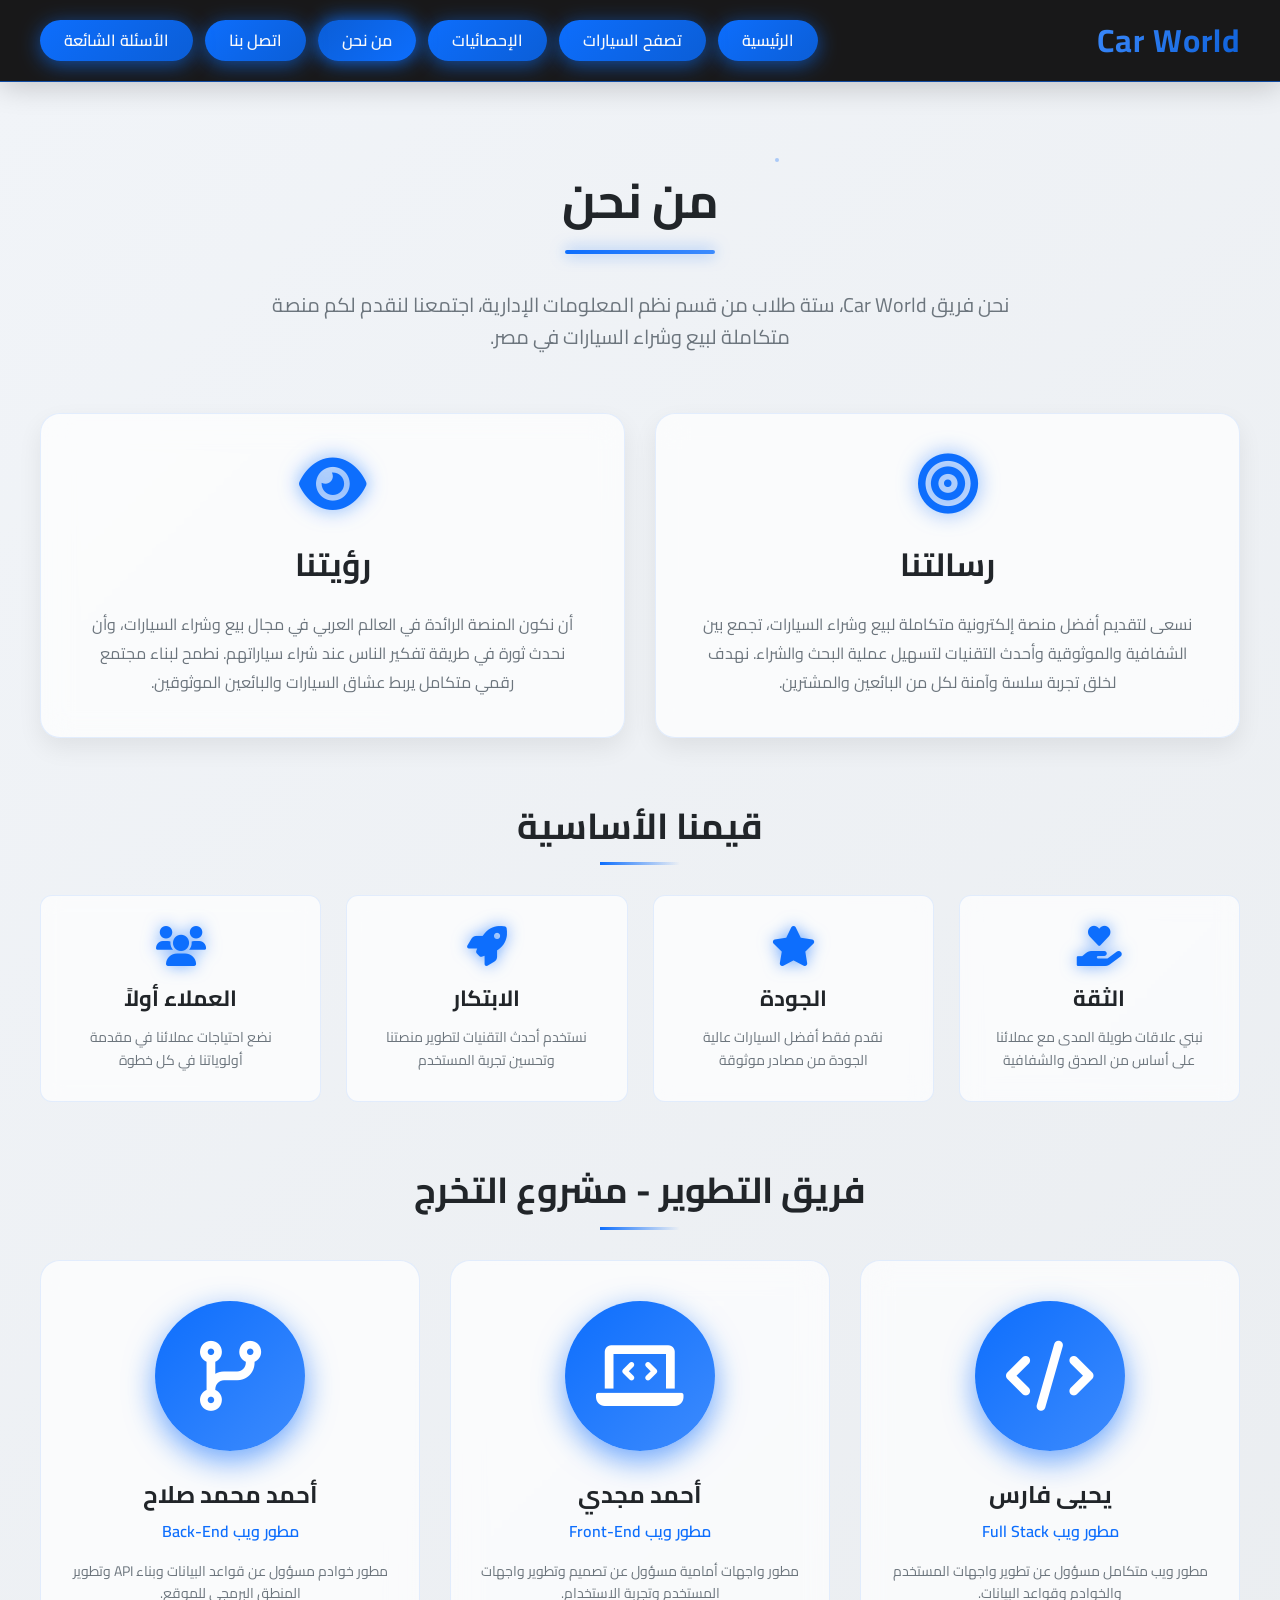
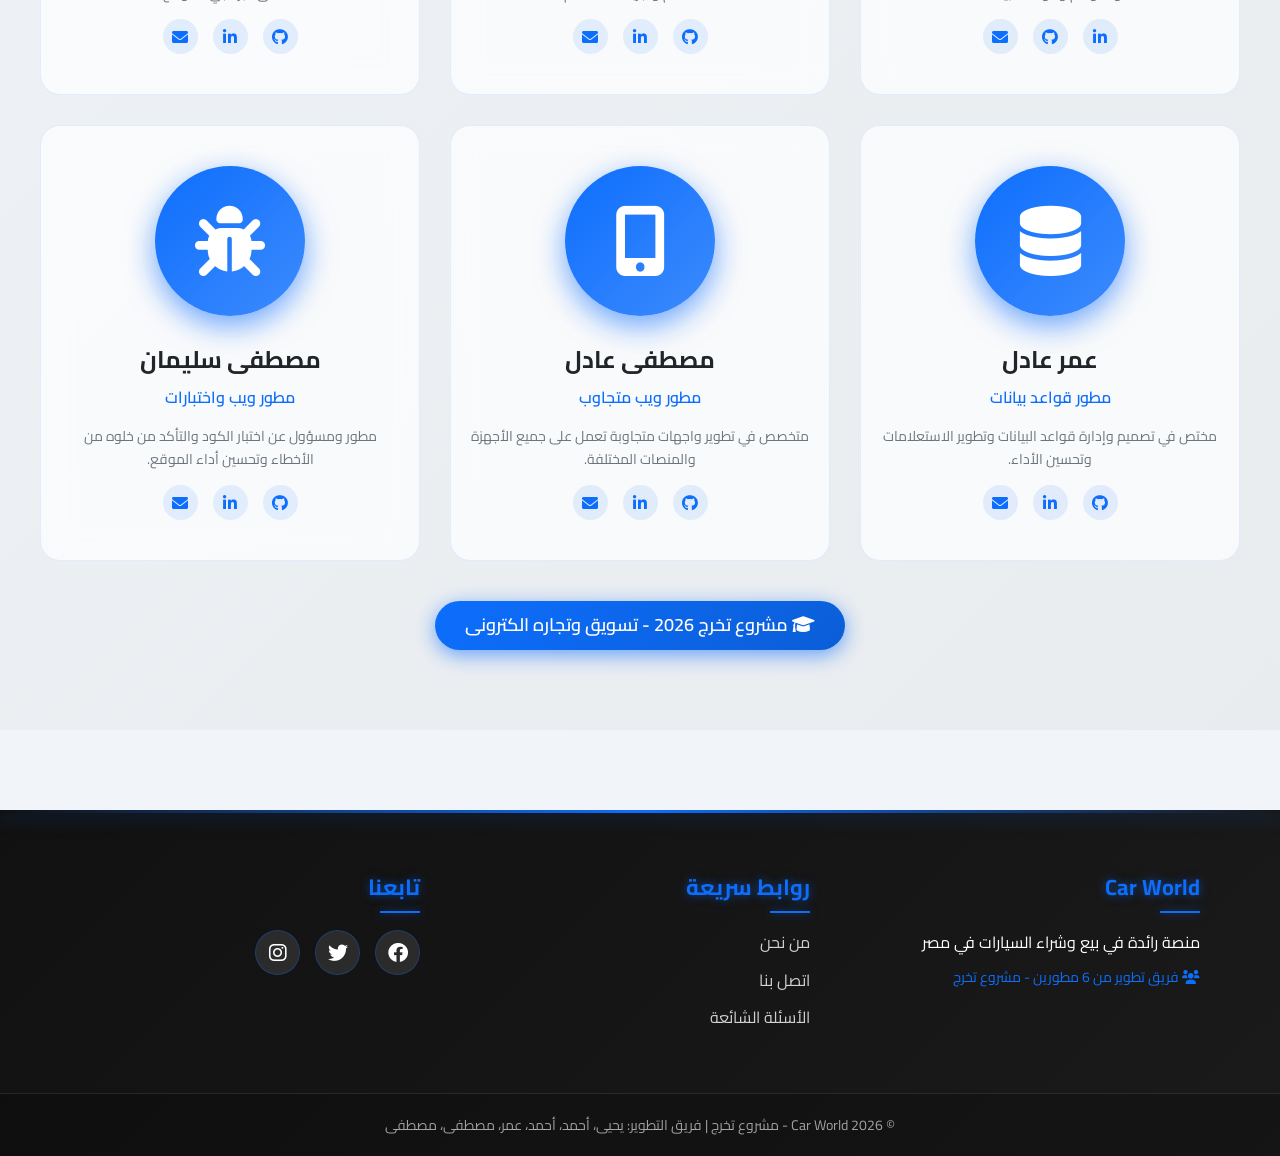
<file: about.html>
<!DOCTYPE html>
<html lang="ar">

<head>
    <link rel="preconnect" href="https://fonts.googleapis.com" />
    <link rel="preconnect" href="https://fonts.gstatic.com" crossorigin />
    <link href="https://fonts.googleapis.com/css2?family=Cairo:wght@300;400;600;700&display=swap" rel="stylesheet" />
    <meta charset="UTF-8" />
    <meta name="viewport" content="width=device-width, initial-scale=1.0">
    <title>من نحن - Car World</title>
    <link rel="stylesheet" href="style.css" />
    <link rel="stylesheet" href="https://cdnjs.cloudflare.com/ajax/libs/font-awesome/6.0.0/css/all.min.css" />
    <script src="script.js" defer></script>
    <style>
        /* تنسيقات إضافية خاصة بصفحة من نحن */
        
        .about-section {
            padding: 80px 20px;
            background: linear-gradient(135deg, var(--bg-light) 0%, #e9ecef 100%);
        }
        
        .about-container {
            max-width: 1200px;
            margin: 0 auto;
        }
        
        .about-header {
            text-align: center;
            margin-bottom: 60px;
        }
        
        .about-header h1 {
            font-size: 48px;
            color: var(--text-dark);
            margin-bottom: 20px;
            position: relative;
            display: inline-block;
        }
        
        .about-header h1::after {
            content: '';
            position: absolute;
            bottom: -15px;
            left: 50%;
            transform: translateX(-50%);
            width: 150px;
            height: 4px;
            background: linear-gradient(90deg, var(--primary-color), var(--primary-light));
            border-radius: 2px;
            box-shadow: 0 0 15px var(--primary-glow);
        }
        
        .about-header p {
            font-size: 20px;
            color: var(--text-muted);
            max-width: 800px;
            margin: 30px auto 0;
        }
        
        .mission-vision {
            display: grid;
            grid-template-columns: repeat(auto-fit, minmax(300px, 1fr));
            gap: 30px;
            margin-bottom: 60px;
        }
        
        .mission-card,
        .vision-card {
            background: var(--glass-bg);
            backdrop-filter: blur(15px);
            -webkit-backdrop-filter: blur(15px);
            padding: 40px;
            border-radius: var(--border-radius-md);
            border: var(--glass-border);
            box-shadow: var(--shadow-md);
            transition: var(--transition-smooth);
            position: relative;
            overflow: hidden;
            text-align: center;
        }
        
        .mission-card::before,
        .vision-card::before {
            content: '';
            position: absolute;
            top: 0;
            left: 0;
            right: 0;
            height: 4px;
            background: linear-gradient(90deg, var(--primary-color), var(--primary-light));
            transform: scaleX(0);
            transition: transform 0.5s ease;
        }
        
        .mission-card:hover::before,
        .vision-card:hover::before {
            transform: scaleX(1);
        }
        
        .mission-card:hover,
        .vision-card:hover {
            transform: translateY(-10px);
            box-shadow: var(--shadow-hover);
        }
        
        .mission-card i,
        .vision-card i {
            font-size: 60px;
            color: var(--primary-color);
            margin-bottom: 25px;
            filter: drop-shadow(0 0 10px var(--primary-glow));
        }
        
        .mission-card h2,
        .vision-card h2 {
            font-size: 32px;
            margin-bottom: 20px;
            color: var(--text-dark);
        }
        
        .mission-card p,
        .vision-card p {
            font-size: 16px;
            line-height: 1.8;
            color: var(--text-muted);
        }
        
        .values-section {
            margin-bottom: 60px;
            text-align: center;
        }
        
        .values-section h2 {
            font-size: 36px;
            margin-bottom: 40px;
            color: var(--text-dark);
            position: relative;
            display: inline-block;
        }
        
        .values-section h2::after {
            content: '';
            position: absolute;
            bottom: -10px;
            left: 50%;
            transform: translateX(-50%);
            width: 80px;
            height: 3px;
            background: linear-gradient(90deg, var(--primary-color), transparent);
        }
        
        .values-grid {
            display: grid;
            grid-template-columns: repeat(auto-fit, minmax(250px, 1fr));
            gap: 25px;
        }
        
        .value-item {
            background: var(--glass-bg);
            backdrop-filter: blur(10px);
            -webkit-backdrop-filter: blur(10px);
            padding: 30px;
            border-radius: var(--border-radius-sm);
            border: var(--glass-border);
            transition: var(--transition-base);
        }
        
        .value-item:hover {
            transform: scale(1.05);
            border-color: var(--primary-color);
            box-shadow: 0 10px 30px var(--primary-glow);
        }
        
        .value-item i {
            font-size: 40px;
            color: var(--primary-color);
            margin-bottom: 15px;
            filter: drop-shadow(0 0 8px var(--primary-glow));
        }
        
        .value-item h3 {
            font-size: 22px;
            margin-bottom: 10px;
            color: var(--text-dark);
        }
        
        .value-item p {
            font-size: 14px;
            color: var(--text-muted);
        }
        
        .team-section {
            text-align: center;
        }
        
        .team-section h2 {
            font-size: 36px;
            margin-bottom: 40px;
            color: var(--text-dark);
            position: relative;
            display: inline-block;
        }
        
        .team-section h2::after {
            content: '';
            position: absolute;
            bottom: -10px;
            left: 50%;
            transform: translateX(-50%);
            width: 80px;
            height: 3px;
            background: linear-gradient(90deg, var(--primary-color), transparent);
        }
        
        .team-grid {
            display: grid;
            grid-template-columns: repeat(auto-fit, minmax(300px, 1fr));
            gap: 30px;
            max-width: 1200px;
            margin: 0 auto;
        }
        
        .team-member {
            background: var(--glass-bg);
            backdrop-filter: blur(15px);
            -webkit-backdrop-filter: blur(15px);
            padding: 40px 20px;
            border-radius: var(--border-radius-md);
            border: var(--glass-border);
            transition: var(--transition-smooth);
        }
        
        .team-member:hover {
            transform: translateY(-15px);
            box-shadow: var(--shadow-hover);
        }
        
        .member-image {
            width: 150px;
            height: 150px;
            margin: 0 auto 25px;
            background: linear-gradient(135deg, var(--primary-color), var(--primary-light));
            border-radius: 50%;
            display: flex;
            align-items: center;
            justify-content: center;
            box-shadow: 0 10px 30px var(--primary-glow);
        }
        
        .member-image i {
            font-size: 70px;
            color: white;
        }
        
        .team-member h3 {
            font-size: 24px;
            margin-bottom: 5px;
            color: var(--text-dark);
        }
        
        .team-member .position {
            color: var(--primary-color);
            font-weight: 600;
            margin-bottom: 15px;
            font-size: 16px;
        }
        
        .team-member .bio {
            color: var(--text-muted);
            font-size: 14px;
            line-height: 1.6;
            margin-bottom: 10px;
        }
        
        .member-social {
            display: flex;
            justify-content: center;
            gap: 15px;
            margin-top: 15px;
        }
        
        .member-social a {
            width: 35px;
            height: 35px;
            background: rgba(13, 110, 253, 0.1);
            border-radius: 50%;
            display: flex;
            align-items: center;
            justify-content: center;
            color: var(--primary-color);
            transition: var(--transition-base);
            text-decoration: none;
        }
        
        .member-social a:hover {
            background: var(--primary-color);
            color: white;
            transform: translateY(-3px);
        }
        
        .project-badge {
            display: inline-block;
            background: linear-gradient(135deg, var(--primary-color), var(--primary-dark));
            color: white;
            padding: 10px 30px;
            border-radius: 50px;
            font-size: 18px;
            font-weight: 600;
            margin-top: 40px;
            box-shadow: 0 5px 20px var(--primary-glow);
        }
    </style>
</head>

<body>
    <header class="header">
        <h2 class="logo">Car World</h2>
        <nav>
            <a href="index.html" class="btn">الرئيسية</a>
            <a href="cars.html" class="btn">تصفح السيارات</a>
            <a href="stats.html" class="btn">الإحصائيات</a>
            <a href="about.html" class="btn active">من نحن</a>
            <a href="contact.html" class="btn">اتصل بنا</a>
            <a href="faq.html" class="btn">الأسئلة الشائعة</a>
        </nav>
    </header>

    <section class="about-section">
        <div class="about-container">
            <div class="about-header">
                <h1>من نحن</h1>
                <p>نحن فريق Car World، ستة طلاب من قسم نظم المعلومات الإدارية، اجتمعنا لنقدم لكم منصة متكاملة لبيع وشراء السيارات في مصر.</p>
            </div>

            <div class="mission-vision">
                <div class="mission-card">
                    <i class="fas fa-bullseye"></i>
                    <h2>رسالتنا</h2>
                    <p>نسعى لتقديم أفضل منصة إلكترونية متكاملة لبيع وشراء السيارات، تجمع بين الشفافية والموثوقية وأحدث التقنيات لتسهيل عملية البحث والشراء. نهدف لخلق تجربة سلسة وآمنة لكل من البائعين والمشترين.</p>
                </div>
                <div class="vision-card">
                    <i class="fas fa-eye"></i>
                    <h2>رؤيتنا</h2>
                    <p>أن نكون المنصة الرائدة في العالم العربي في مجال بيع وشراء السيارات، وأن نحدث ثورة في طريقة تفكير الناس عند شراء سياراتهم. نطمح لبناء مجتمع رقمي متكامل يربط عشاق السيارات والبائعين الموثوقين.</p>
                </div>
            </div>

            <div class="values-section">
                <h2>قيمنا الأساسية</h2>
                <div class="values-grid">
                    <div class="value-item">
                        <i class="fas fa-hand-holding-heart"></i>
                        <h3>الثقة</h3>
                        <p>نبني علاقات طويلة المدى مع عملائنا على أساس من الصدق والشفافية</p>
                    </div>
                    <div class="value-item">
                        <i class="fas fa-star"></i>
                        <h3>الجودة</h3>
                        <p>نقدم فقط أفضل السيارات عالية الجودة من مصادر موثوقة</p>
                    </div>
                    <div class="value-item">
                        <i class="fas fa-rocket"></i>
                        <h3>الابتكار</h3>
                        <p>نستخدم أحدث التقنيات لتطوير منصتنا وتحسين تجربة المستخدم</p>
                    </div>
                    <div class="value-item">
                        <i class="fas fa-users"></i>
                        <h3>العملاء أولاً</h3>
                        <p>نضع احتياجات عملائنا في مقدمة أولوياتنا في كل خطوة</p>
                    </div>
                </div>
            </div>

            <div class="team-section">
                <h2>فريق التطوير - مشروع التخرج</h2>
                <div class="team-grid">
                    <!-- يحيى فارس -->
                    <div class="team-member">
                        <div class="member-image">
                            <i class="fas fa-code"></i>
                        </div>
                        <h3>يحيى فارس</h3>
                        <p class="position">مطور ويب Full Stack</p>
                        <p class="bio">مطور ويب متكامل مسؤول عن تطوير واجهات المستخدم والخوادم وقواعد البيانات.</p>
                        <div class="member-social">
                            <a href="#"><i class="fab fa-linkedin-in"></i></a>
                            <a href="#"><i class="fab fa-github"></i></a>
                            <a href="#"><i class="fas fa-envelope"></i></a>
                        </div>
                    </div>

                    <!-- احمد مجدي -->
                    <div class="team-member">
                        <div class="member-image">
                            <i class="fas fa-laptop-code"></i>
                        </div>
                        <h3>أحمد مجدي</h3>
                        <p class="position">مطور ويب Front-End</p>
                        <p class="bio">مطور واجهات أمامية مسؤول عن تصميم وتطوير واجهات المستخدم وتجربة الاستخدام.</p>
                        <div class="member-social">
                            <a href="#"><i class="fab fa-github"></i></a>
                            <a href="#"><i class="fab fa-linkedin-in"></i></a>
                            <a href="#"><i class="fas fa-envelope"></i></a>
                        </div>
                    </div>

                    <!-- احمد محمد صلاح -->
                    <div class="team-member">
                        <div class="member-image">
                            <i class="fas fa-code-branch"></i>
                        </div>
                        <h3>أحمد محمد صلاح</h3>
                        <p class="position">مطور ويب Back-End</p>
                        <p class="bio">مطور خوادم مسؤول عن قواعد البيانات وبناء API وتطوير المنطق البرمجي للموقع.</p>
                        <div class="member-social">
                            <a href="#"><i class="fab fa-github"></i></a>
                            <a href="#"><i class="fab fa-linkedin-in"></i></a>
                            <a href="#"><i class="fas fa-envelope"></i></a>
                        </div>
                    </div>

                    <!-- عمر عادل -->
                    <div class="team-member">
                        <div class="member-image">
                            <i class="fas fa-database"></i>
                        </div>
                        <h3>عمر عادل</h3>
                        <p class="position">مطور قواعد بيانات</p>
                        <p class="bio">مختص في تصميم وإدارة قواعد البيانات وتطوير الاستعلامات وتحسين الأداء.</p>
                        <div class="member-social">
                            <a href="#"><i class="fab fa-github"></i></a>
                            <a href="#"><i class="fab fa-linkedin-in"></i></a>
                            <a href="#"><i class="fas fa-envelope"></i></a>
                        </div>
                    </div>

                    <!-- مصطفى عادل -->
                    <div class="team-member">
                        <div class="member-image">
                            <i class="fas fa-mobile-alt"></i>
                        </div>
                        <h3>مصطفى عادل</h3>
                        <p class="position">مطور ويب متجاوب</p>
                        <p class="bio">متخصص في تطوير واجهات متجاوبة تعمل على جميع الأجهزة والمنصات المختلفة.</p>
                        <div class="member-social">
                            <a href="#"><i class="fab fa-github"></i></a>
                            <a href="#"><i class="fab fa-linkedin-in"></i></a>
                            <a href="#"><i class="fas fa-envelope"></i></a>
                        </div>
                    </div>

                    <!-- مصطفى سليمان -->
                    <div class="team-member">
                        <div class="member-image">
                            <i class="fas fa-bug"></i>
                        </div>
                        <h3>مصطفى سليمان</h3>
                        <p class="position">مطور ويب واختبارات</p>
                        <p class="bio">مطور ومسؤول عن اختبار الكود والتأكد من خلوه من الأخطاء وتحسين أداء الموقع.</p>
                        <div class="member-social">
                            <a href="#"><i class="fab fa-github"></i></a>
                            <a href="#"><i class="fab fa-linkedin-in"></i></a>
                            <a href="#"><i class="fas fa-envelope"></i></a>
                        </div>
                    </div>
                </div>

                <!-- شعار المشروع -->
                <div class="project-badge">
                    <i class="fas fa-graduation-cap"></i> مشروع تخرج 2026 - تسويق وتجاره الكترونى</div>
            </div>
        </div>
    </section>

    <footer class="footer">
        <div class="footer-content">
            <div class="footer-section">
                <h3>Car World</h3>
                <p>منصة رائدة في بيع وشراء السيارات في مصر</p>
                <p style="margin-top: 10px; font-size: 14px; color: var(--primary-color);">
                    <i class="fas fa-users"></i> فريق تطوير من 6 مطورين - مشروع تخرج
                </p>
            </div>
            <div class="footer-section">
                <h3>روابط سريعة</h3>
                <ul>
                    <li><a href="about.html">من نحن</a></li>
                    <li><a href="contact.html">اتصل بنا</a></li>
                    <li><a href="faq.html">الأسئلة الشائعة</a></li>
                </ul>
            </div>
            <div class="footer-section">
                <h3>تابعنا</h3>
                <div class="social-links">
                    <a href="#"><i class="fab fa-facebook"></i></a>
                    <a href="#"><i class="fab fa-twitter"></i></a>
                    <a href="#"><i class="fab fa-instagram"></i></a>
                </div>
            </div>
        </div>
        <div class="footer-bottom">
            <p>© 2026 Car World - مشروع تخرج | فريق التطوير: يحيى، أحمد، أحمد، عمر، مصطفى، مصطفى</p>
        </div>
    </footer>
</body>

</html>
</file>
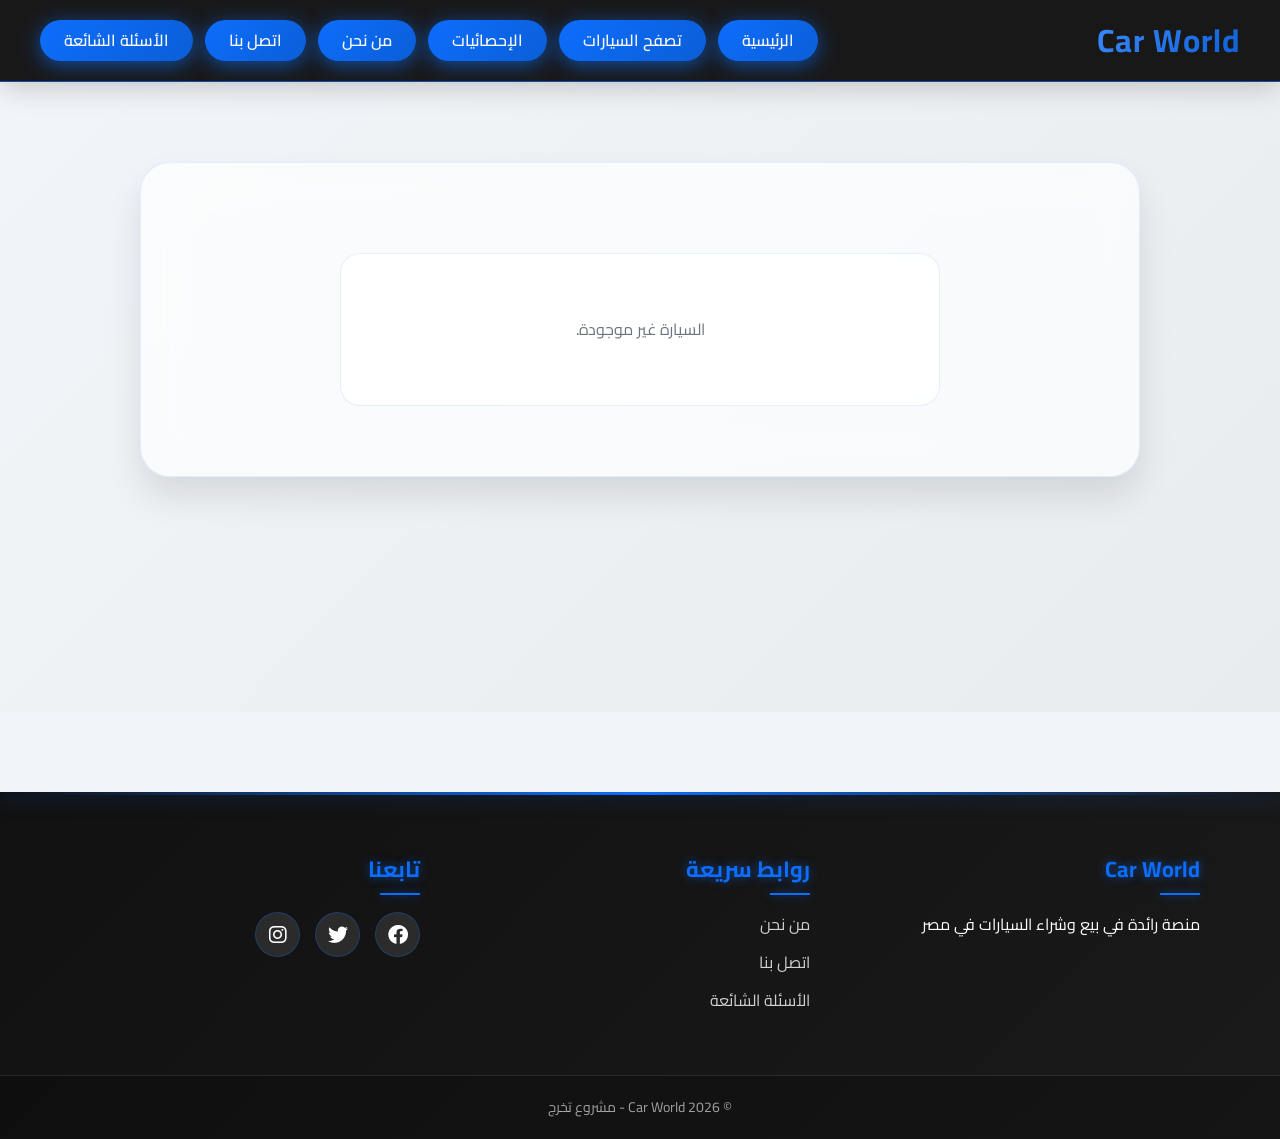
<file: car-details.html>
<!DOCTYPE html>
<html lang="ar">
<head>
    <link rel="preconnect" href="https://fonts.googleapis.com" />
    <link rel="preconnect" href="https://fonts.gstatic.com" crossorigin />
    <link href="https://fonts.googleapis.com/css2?family=Cairo:wght@300;400;600;700&display=swap" rel="stylesheet" />
    <meta charset="UTF-8" />
    <meta name="viewport" content="width=device-width, initial-scale=1.0">
    <title>تفاصيل السيارة - Car World</title>
    <link rel="stylesheet" href="style.css" />
    <link rel="stylesheet" href="https://cdnjs.cloudflare.com/ajax/libs/font-awesome/6.0.0/css/all.min.css" />
    <script src="script.js" defer></script>
</head>
<body>
    <header class="header">
        <h2 class="logo">Car World</h2>
        <nav>
            <a href="index.html" class="btn">الرئيسية</a>
            <a href="cars.html" class="btn">تصفح السيارات</a>
            <a href="stats.html" class="btn">الإحصائيات</a>
            <a href="about.html" class="btn">من نحن</a>
            <a href="contact.html" class="btn">اتصل بنا</a>
            <a href="faq.html" class="btn">الأسئلة الشائعة</a>
        </nav>
    </header>

    <section class="car-details">
        <div id="carDetailsContainer" class="car-details-container">
            <!-- المحتوى هيتم إضافته عن طريق JavaScript -->
        </div>
    </section>

    <footer class="footer">
        <div class="footer-content">
            <div class="footer-section">
                <h3>Car World</h3>
                <p>منصة رائدة في بيع وشراء السيارات في مصر</p>
            </div>
            <div class="footer-section">
                <h3>روابط سريعة</h3>
                <ul>
                    <li><a href="about.html">من نحن</a></li>
                    <li><a href="contact.html">اتصل بنا</a></li>
                    <li><a href="faq.html">الأسئلة الشائعة</a></li>
                </ul>
            </div>
            <div class="footer-section">
                <h3>تابعنا</h3>
                <div class="social-links">
                    <a href="#"><i class="fab fa-facebook"></i></a>
                    <a href="#"><i class="fab fa-twitter"></i></a>
                    <a href="#"><i class="fab fa-instagram"></i></a>
                </div>
            </div>
        </div>
        <div class="footer-bottom">
            <p>© 2026 Car World - مشروع تخرج</p>
        </div>
    </footer>
</body>
</html>
</file>
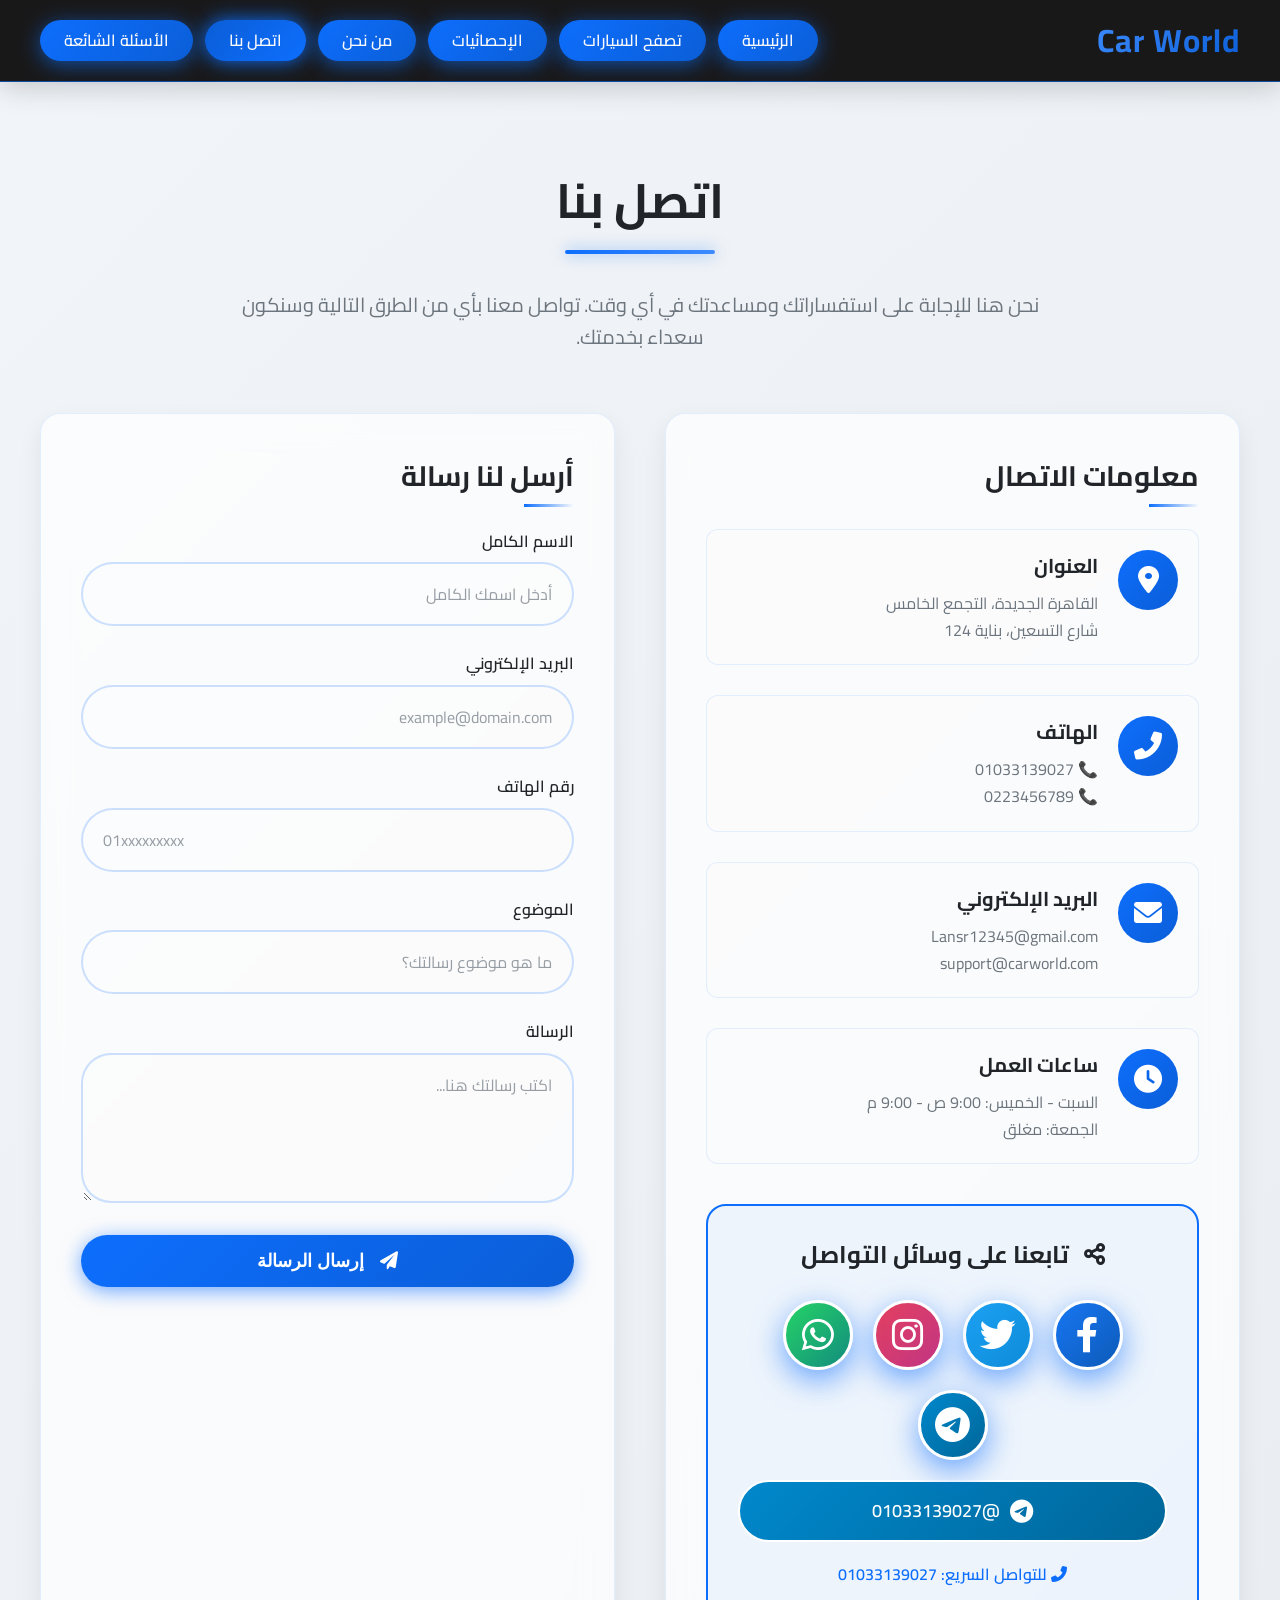
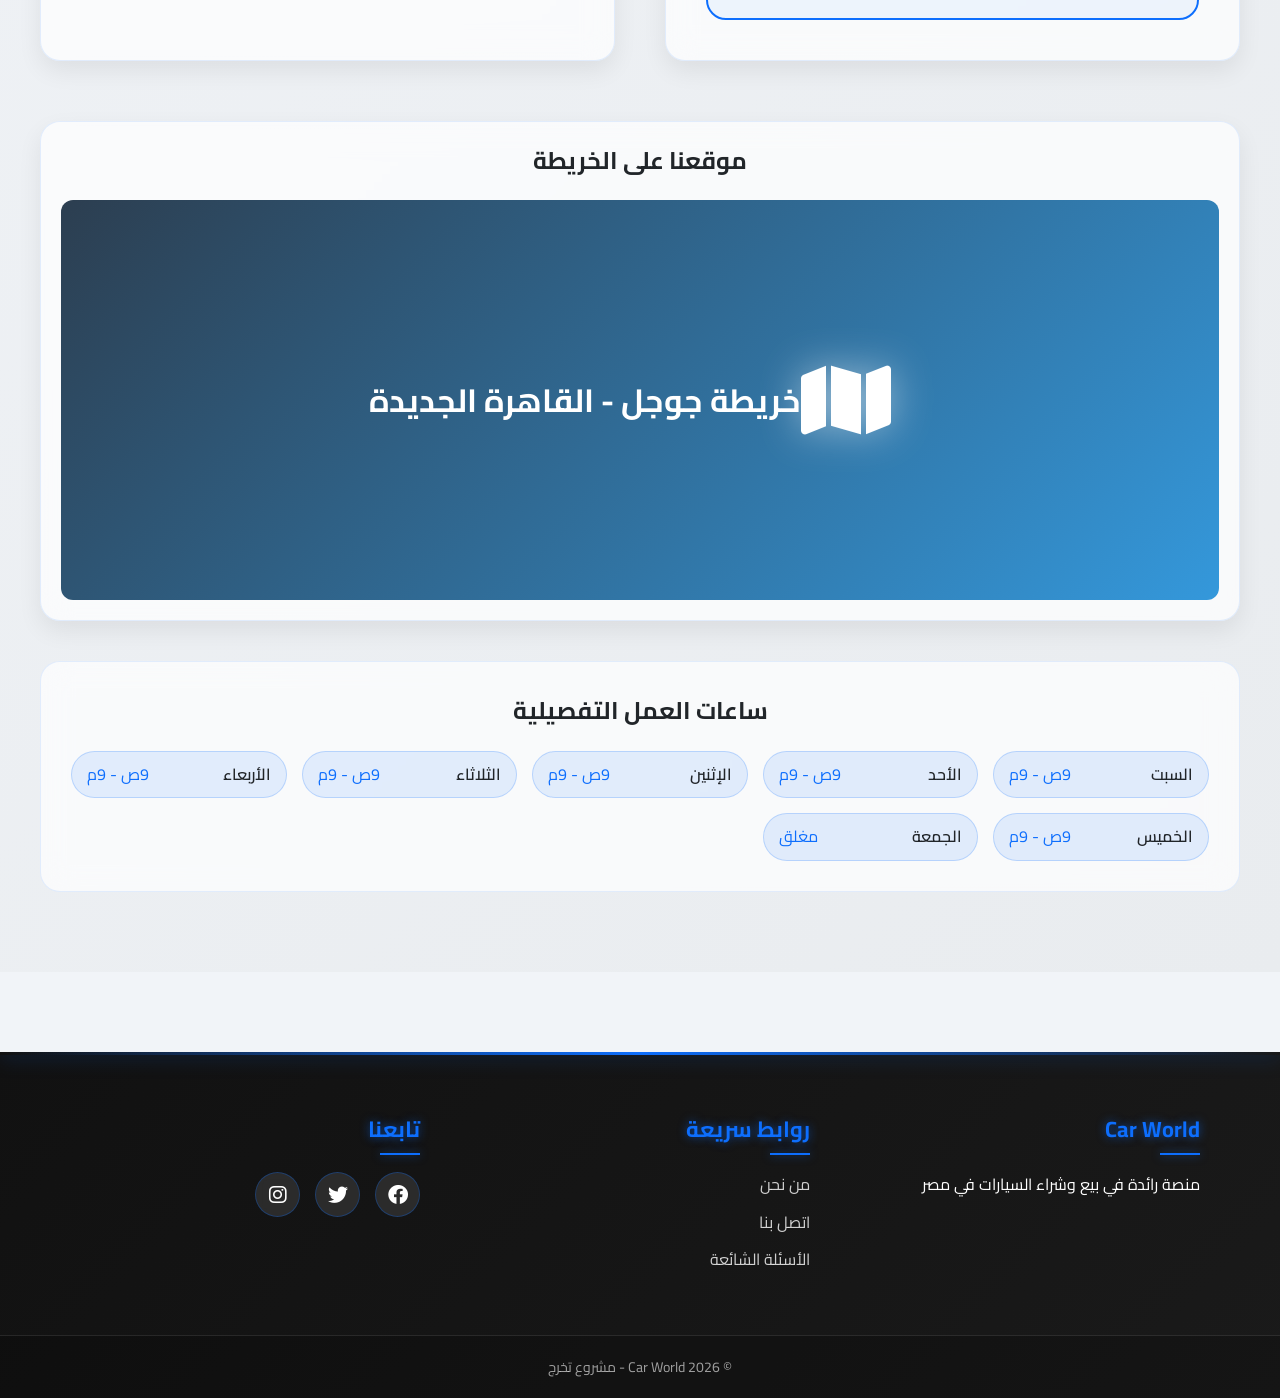
<file: contact.html>
<!DOCTYPE html>
<html lang="ar">
<head>
    <link rel="preconnect" href="https://fonts.googleapis.com" />
    <link rel="preconnect" href="https://fonts.gstatic.com" crossorigin />
    <link href="https://fonts.googleapis.com/css2?family=Cairo:wght@300;400;600;700&display=swap" rel="stylesheet" />
    <meta charset="UTF-8" />
    <meta name="viewport" content="width=device-width, initial-scale=1.0">
    <title>اتصل بنا - Car World</title>
    <link rel="stylesheet" href="style.css" />
    <link rel="stylesheet" href="https://cdnjs.cloudflare.com/ajax/libs/font-awesome/6.0.0/css/all.min.css" />
    <script src="script.js" defer></script>
    <style>
        /* تنسيقات إضافية خاصة بصفحة اتصل بنا */
        .contact-section {
            padding: 80px 20px;
            background: linear-gradient(135deg, var(--bg-light) 0%, #e9ecef 100%);
        }

        .contact-container {
            max-width: 1200px;
            margin: 0 auto;
        }

        .contact-header {
            text-align: center;
            margin-bottom: 60px;
        }

        .contact-header h1 {
            font-size: 48px;
            color: var(--text-dark);
            margin-bottom: 20px;
            position: relative;
            display: inline-block;
        }

        .contact-header h1::after {
            content: '';
            position: absolute;
            bottom: -15px;
            left: 50%;
            transform: translateX(-50%);
            width: 150px;
            height: 4px;
            background: linear-gradient(90deg, var(--primary-color), var(--primary-light));
            border-radius: 2px;
            box-shadow: 0 0 15px var(--primary-glow);
        }

        .contact-header p {
            font-size: 20px;
            color: var(--text-muted);
            max-width: 800px;
            margin: 30px auto 0;
        }

        .contact-content {
            display: grid;
            grid-template-columns: 1fr 1fr;
            gap: 50px;
            margin-bottom: 60px;
        }

        .contact-info {
            background: var(--glass-bg);
            backdrop-filter: blur(15px);
            -webkit-backdrop-filter: blur(15px);
            padding: 40px;
            border-radius: var(--border-radius-md);
            border: var(--glass-border);
            box-shadow: var(--shadow-md);
        }

        .contact-info h2 {
            font-size: 28px;
            margin-bottom: 30px;
            color: var(--text-dark);
            position: relative;
            display: inline-block;
        }

        .contact-info h2::after {
            content: '';
            position: absolute;
            bottom: -8px;
            right: 0;
            width: 50px;
            height: 3px;
            background: linear-gradient(90deg, var(--primary-color), transparent);
        }

        .info-item {
            display: flex;
            align-items: flex-start;
            gap: 20px;
            margin-bottom: 30px;
            padding: 20px;
            background: rgba(255, 255, 255, 0.1);
            border-radius: var(--border-radius-sm);
            transition: var(--transition-base);
            border: 1px solid rgba(13, 110, 253, 0.1);
        }

        .info-item:hover {
            transform: translateX(-10px);
            border-color: var(--primary-color);
            box-shadow: 0 5px 20px var(--primary-glow);
        }

        .info-icon {
            width: 60px;
            height: 60px;
            background: linear-gradient(135deg, var(--primary-color), var(--primary-dark));
            border-radius: 50%;
            display: flex;
            align-items: center;
            justify-content: center;
            flex-shrink: 0;
        }

        .info-icon i {
            font-size: 28px;
            color: white;
        }

        .info-details h3 {
            font-size: 20px;
            margin-bottom: 8px;
            color: var(--text-dark);
        }

        .info-details p {
            font-size: 16px;
            color: var(--text-muted);
            line-height: 1.7;
        }

        .social-contact {
            margin-top: 40px;
            text-align: center;
            background: rgba(13, 110, 253, 0.05);
            padding: 30px;
            border-radius: var(--border-radius-md);
            border: 2px solid var(--primary-color);
        }

        .social-contact h3 {
            font-size: 24px;
            margin-bottom: 25px;
            color: var(--text-dark);
            font-weight: 700;
        }

        .social-contact .social-links {
            display: flex;
            gap: 20px;
            justify-content: center;
            flex-wrap: wrap;
            margin-bottom: 20px;
        }

        .social-contact .social-links a {
            width: 70px;
            height: 70px;
            background: linear-gradient(135deg, var(--primary-color), var(--primary-dark));
            border-radius: 50%;
            display: flex;
            align-items: center;
            justify-content: center;
            color: white;
            font-size: 32px;
            transition: var(--transition-base);
            border: 3px solid white;
            box-shadow: 0 10px 30px var(--primary-glow);
            text-decoration: none;
        }

        .social-contact .social-links a:hover {
            transform: translateY(-10px) scale(1.1);
            box-shadow: 0 20px 40px var(--primary-glow);
        }

        .social-contact .social-links a i {
            font-size: 36px;
        }

        /* ألوان خاصة لكل أيقونة */
        .social-contact .social-links a:nth-child(1) { background: linear-gradient(135deg, #1877f2, #0d5ab9); } /* Facebook */
        .social-contact .social-links a:nth-child(2) { background: linear-gradient(135deg, #1da1f2, #0d8bd9); } /* Twitter */
        .social-contact .social-links a:nth-child(3) { background: linear-gradient(135deg, #e4405f, #c13584); } /* Instagram */
        .social-contact .social-links a:nth-child(4) { background: linear-gradient(135deg, #25d366, #128c7e); } /* WhatsApp */
        .social-contact .social-links a:nth-child(5) { background: linear-gradient(135deg, #0088cc, #006699); } /* Telegram */

        .contact-form {
            background: var(--glass-bg);
            backdrop-filter: blur(15px);
            -webkit-backdrop-filter: blur(15px);
            padding: 40px;
            border-radius: var(--border-radius-md);
            border: var(--glass-border);
            box-shadow: var(--shadow-md);
        }

        .contact-form h2 {
            font-size: 28px;
            margin-bottom: 30px;
            color: var(--text-dark);
            position: relative;
            display: inline-block;
        }

        .contact-form h2::after {
            content: '';
            position: absolute;
            bottom: -8px;
            right: 0;
            width: 50px;
            height: 3px;
            background: linear-gradient(90deg, var(--primary-color), transparent);
        }

        .form-group {
            margin-bottom: 25px;
        }

        .form-group label {
            display: block;
            margin-bottom: 8px;
            color: var(--text-dark);
            font-weight: 600;
            font-size: 16px;
        }

        .form-group input,
        .form-group textarea {
            width: 100%;
            padding: 15px 20px;
            border: 2px solid rgba(13, 110, 253, 0.2);
            border-radius: 50px;
            font-family: "Cairo", sans-serif;
            font-size: 16px;
            background: rgba(255, 255, 255, 0.1);
            color: var(--text-dark);
            transition: var(--transition-base);
        }

        .form-group textarea {
            border-radius: 30px;
            resize: vertical;
            min-height: 150px;
        }

        .form-group input:focus,
        .form-group textarea:focus {
            outline: none;
            border-color: var(--primary-color);
            box-shadow: 0 0 0 4px var(--primary-soft-glow);
        }

        .form-group input::placeholder,
        .form-group textarea::placeholder {
            color: var(--text-muted);
            opacity: 0.7;
        }

        .submit-btn {
            background: linear-gradient(135deg, var(--primary-color), var(--primary-dark));
            color: white;
            border: none;
            padding: 15px 40px;
            border-radius: 50px;
            font-size: 18px;
            font-weight: 600;
            cursor: pointer;
            transition: var(--transition-base);
            width: 100%;
            box-shadow: 0 4px 20px var(--primary-glow);
            position: relative;
            overflow: hidden;
        }

        .submit-btn::before {
            content: '';
            position: absolute;
            top: 0;
            left: -100%;
            width: 100%;
            height: 100%;
            background: linear-gradient(90deg, transparent, rgba(255, 255, 255, 0.3), transparent);
            transition: left 0.6s ease;
        }

        .submit-btn:hover::before {
            left: 100%;
        }

        .submit-btn:hover {
            transform: translateY(-3px);
            box-shadow: 0 8px 30px var(--primary-glow);
        }

        .map-section {
            margin-top: 60px;
        }

        .map-container {
            background: var(--glass-bg);
            backdrop-filter: blur(15px);
            -webkit-backdrop-filter: blur(15px);
            padding: 20px;
            border-radius: var(--border-radius-md);
            border: var(--glass-border);
            box-shadow: var(--shadow-md);
        }

        .map-placeholder {
            background: linear-gradient(135deg, #2c3e50, #3498db);
            height: 400px;
            border-radius: var(--border-radius-sm);
            display: flex;
            align-items: center;
            justify-content: center;
            color: white;
            position: relative;
            overflow: hidden;
        }

        .map-placeholder::before {
            content: '';
            position: absolute;
            top: 0;
            left: -100%;
            width: 100%;
            height: 100%;
            background: linear-gradient(90deg, transparent, rgba(255, 255, 255, 0.2), transparent);
            animation: mapShine 3s infinite;
        }

        @keyframes mapShine {
            0% { left: -100%; }
            20% { left: 100%; }
            100% { left: 100%; }
        }

        .map-placeholder i {
            font-size: 80px;
            margin-right: 20px;
            filter: drop-shadow(0 0 20px rgba(255,255,255,0.5));
        }

        .map-placeholder span {
            font-size: 32px;
            font-weight: bold;
        }

        .business-hours {
            margin-top: 40px;
            background: var(--glass-bg);
            backdrop-filter: blur(15px);
            -webkit-backdrop-filter: blur(15px);
            padding: 30px;
            border-radius: var(--border-radius-md);
            border: var(--glass-border);
        }

        .business-hours h3 {
            font-size: 24px;
            margin-bottom: 20px;
            color: var(--text-dark);
        }

        .hours-grid {
            display: grid;
            grid-template-columns: repeat(auto-fit, minmax(200px, 1fr));
            gap: 15px;
        }

        .hours-item {
            display: flex;
            justify-content: space-between;
            padding: 10px 15px;
            background: rgba(13, 110, 253, 0.1);
            border-radius: 50px;
            border: 1px solid rgba(13, 110, 253, 0.2);
        }

        .hours-item .day {
            font-weight: 600;
            color: var(--text-dark);
        }

        .hours-item .time {
            color: var(--primary-color);
        }

        .notification {
            position: fixed;
            top: 20px;
            left: 50%;
            transform: translateX(-50%);
            background: white;
            padding: 20px 40px;
            border-radius: 50px;
            box-shadow: 0 10px 40px rgba(0,0,0,0.2);
            z-index: 9999;
            display: none;
            align-items: center;
            gap: 15px;
            border-right: 5px solid var(--primary-color);
        }

        .notification.show {
            display: flex;
            animation: slideDown 0.3s ease;
        }

        @keyframes slideDown {
            from {
                opacity: 0;
                transform: translate(-50%, -20px);
            }
            to {
                opacity: 1;
                transform: translate(-50%, 0);
            }
        }

        .notification i {
            font-size: 24px;
        }

        .notification.success i {
            color: #28a745;
        }

        .notification.error i {
            color: #dc3545;
        }

        .notification.info i {
            color: var(--primary-color);
        }

        .telegram-direct {
            margin-top: 20px;
            padding: 15px;
            background: linear-gradient(135deg, #0088cc, #006699);
            border-radius: 50px;
            color: white;
            display: flex;
            align-items: center;
            justify-content: center;
            gap: 10px;
            font-size: 18px;
            font-weight: 600;
            text-decoration: none;
            transition: var(--transition-base);
            border: 2px solid white;
        }

        .telegram-direct:hover {
            transform: translateY(-5px);
            box-shadow: 0 10px 30px rgba(0,136,204,0.5);
        }

        .telegram-direct i {
            font-size: 24px;
        }

        @media (max-width: 768px) {
            .contact-content {
                grid-template-columns: 1fr;
            }
            
            .info-item:hover {
                transform: translateY(-5px);
            }

            .social-contact .social-links a {
                width: 60px;
                height: 60px;
                font-size: 28px;
            }

            .social-contact .social-links a i {
                font-size: 30px;
            }
        }

        @media (max-width: 480px) {
            .social-contact .social-links {
                gap: 15px;
            }

            .social-contact .social-links a {
                width: 50px;
                height: 50px;
            }

            .social-contact .social-links a i {
                font-size: 24px;
            }
        }
    </style>
</head>

<body>
    <!-- رسالة الإشعار -->
    <div id="notification" class="notification">
        <i class="fas fa-check-circle"></i>
        <span id="notificationMessage">تم إرسال الرسالة بنجاح</span>
    </div>

    <header class="header">
        <h2 class="logo">Car World</h2>
        <nav>
            <a href="index.html" class="btn">الرئيسية</a>
            <a href="cars.html" class="btn">تصفح السيارات</a>
            <a href="stats.html" class="btn">الإحصائيات</a>
            <a href="about.html" class="btn">من نحن</a>
            <a href="contact.html" class="btn active">اتصل بنا</a>
            <a href="faq.html" class="btn">الأسئلة الشائعة</a>
        </nav>
    </header>

    <section class="contact-section">
        <div class="contact-container">
            <div class="contact-header">
                <h1>اتصل بنا</h1>
                <p>نحن هنا للإجابة على استفساراتك ومساعدتك في أي وقت. تواصل معنا بأي من الطرق التالية وسنكون سعداء بخدمتك.</p>
            </div>

            <div class="contact-content">
                <div class="contact-info">
                    <h2>معلومات الاتصال</h2>
                    
                    <div class="info-item">
                        <div class="info-icon">
                            <i class="fas fa-map-marker-alt"></i>
                        </div>
                        <div class="info-details">
                            <h3>العنوان</h3>
                            <p>القاهرة الجديدة، التجمع الخامس<br>شارع التسعين، بناية 124</p>
                        </div>
                    </div>

                    <div class="info-item">
                        <div class="info-icon">
                            <i class="fas fa-phone-alt"></i>
                        </div>
                        <div class="info-details">
                            <h3>الهاتف</h3>
                            <p>📞 01033139027<br>📞 0223456789</p>
                        </div>
                    </div>

                    <div class="info-item">
                        <div class="info-icon">
                            <i class="fas fa-envelope"></i>
                        </div>
                        <div class="info-details">
                            <h3>البريد الإلكتروني</h3>
                            <p>Lansr12345@gmail.com<br>support@carworld.com</p>
                        </div>
                    </div>

                    <div class="info-item">
                        <div class="info-icon">
                            <i class="fas fa-clock"></i>
                        </div>
                        <div class="info-details">
                            <h3>ساعات العمل</h3>
                            <p>السبت - الخميس: 9:00 ص - 9:00 م<br>الجمعة: مغلق</p>
                        </div>
                    </div>

                    <!-- قسم التواصل الاجتماعي بشكل بارز وواضح -->
                    <div class="social-contact">
                        <h3><i class="fas fa-share-alt" style="margin-left: 10px;"></i> تابعنا على وسائل التواصل</h3>
                        <div class="social-links">
                            <a href="https://facebook.com" target="_blank" title="فيسبوك">
                                <i class="fab fa-facebook-f"></i>
                            </a>
                            <a href="https://twitter.com" target="_blank" title="تويتر">
                                <i class="fab fa-twitter"></i>
                            </a>
                            <a href="https://instagram.com" target="_blank" title="انستجرام">
                                <i class="fab fa-instagram"></i>
                            </a>
                            <a href="https://wa.me/201033139027" target="_blank" title="واتساب">
                                <i class="fab fa-whatsapp"></i>
                            </a>
                            <a href="https://t.me/01033139027" target="_blank" title="تليجرام">
                                <i class="fab fa-telegram-plane"></i>
                            </a>
                        </div>
                        
                        <!-- رابط تليجرام مباشر مع الرقم -->
                        <a href="https://t.me/01033139027" target="_blank" class="telegram-direct">
                            <i class="fab fa-telegram-plane"></i>
                            @01033139027
                        </a>

                        <p style="margin-top: 20px; color: var(--primary-color); font-weight: 600;">
                            <i class="fas fa-phone-alt"></i> للتواصل السريع: 01033139027
                        </p>
                    </div>
                </div>

                <div class="contact-form">
                    <h2>أرسل لنا رسالة</h2>
                    <form id="contactForm">
                        <div class="form-group">
                            <label for="name">الاسم الكامل</label>
                            <input type="text" id="name" name="name" placeholder="أدخل اسمك الكامل" required>
                        </div>

                        <div class="form-group">
                            <label for="email">البريد الإلكتروني</label>
                            <input type="email" id="email" name="email" placeholder="example@domain.com" required>
                        </div>

                        <div class="form-group">
                            <label for="phone">رقم الهاتف</label>
                            <input type="tel" id="phone" name="phone" placeholder="01xxxxxxxxx" required>
                        </div>

                        <div class="form-group">
                            <label for="subject">الموضوع</label>
                            <input type="text" id="subject" name="subject" placeholder="ما هو موضوع رسالتك؟" required>
                        </div>

                        <div class="form-group">
                            <label for="message">الرسالة</label>
                            <textarea id="message" name="message" placeholder="اكتب رسالتك هنا..." required></textarea>
                        </div>

                        <button type="submit" class="submit-btn" id="submitBtn">
                            <i class="fas fa-paper-plane" style="margin-left: 10px;"></i>
                            إرسال الرسالة
                        </button>
                    </form>
                </div>
            </div>

            <div class="map-section">
                <div class="map-container">
                    <h2 style="text-align: center; margin-bottom: 20px;">موقعنا على الخريطة</h2>
                    <div class="map-placeholder">
                        <i class="fas fa-map"></i>
                        <span>خريطة جوجل - القاهرة الجديدة</span>
                    </div>
                </div>
            </div>

            <div class="business-hours">
                <h3 style="text-align: center;">ساعات العمل التفصيلية</h3>
                <div class="hours-grid">
                    <div class="hours-item">
                        <span class="day">السبت</span>
                        <span class="time">9ص - 9م</span>
                    </div>
                    <div class="hours-item">
                        <span class="day">الأحد</span>
                        <span class="time">9ص - 9م</span>
                    </div>
                    <div class="hours-item">
                        <span class="day">الإثنين</span>
                        <span class="time">9ص - 9م</span>
                    </div>
                    <div class="hours-item">
                        <span class="day">الثلاثاء</span>
                        <span class="time">9ص - 9م</span>
                    </div>
                    <div class="hours-item">
                        <span class="day">الأربعاء</span>
                        <span class="time">9ص - 9م</span>
                    </div>
                    <div class="hours-item">
                        <span class="day">الخميس</span>
                        <span class="time">9ص - 9م</span>
                    </div>
                    <div class="hours-item">
                        <span class="day">الجمعة</span>
                        <span class="time">مغلق</span>
                    </div>
                </div>
            </div>
        </div>
    </section>

    <footer class="footer">
        <div class="footer-content">
            <div class="footer-section">
                <h3>Car World</h3>
                <p>منصة رائدة في بيع وشراء السيارات في مصر</p>
            </div>
            <div class="footer-section">
                <h3>روابط سريعة</h3>
                <ul>
                    <li><a href="about.html">من نحن</a></li>
                    <li><a href="contact.html">اتصل بنا</a></li>
                    <li><a href="faq.html">الأسئلة الشائعة</a></li>
                </ul>
            </div>
            <div class="footer-section">
                <h3>تابعنا</h3>
                <div class="social-links">
                    <a href="#"><i class="fab fa-facebook"></i></a>
                    <a href="#"><i class="fab fa-twitter"></i></a>
                    <a href="#"><i class="fab fa-instagram"></i></a>
                </div>
            </div>
        </div>
        <div class="footer-bottom">
            <p>© 2026 Car World - مشروع تخرج</p>
        </div>
    </footer>

    <script>
        // دالة إظهار الإشعار
        function showNotification(message, type = 'success') {
            const notification = document.getElementById('notification');
            const messageSpan = document.getElementById('notificationMessage');
            const icon = notification.querySelector('i');
            
            notification.className = 'notification ' + type;
            
            if (type === 'success') {
                icon.className = 'fas fa-check-circle';
            } else if (type === 'error') {
                icon.className = 'fas fa-times-circle';
            } else {
                icon.className = 'fas fa-info-circle';
            }
            
            messageSpan.textContent = message;
            notification.classList.add('show');
            
            setTimeout(() => {
                notification.classList.remove('show');
            }, 5000);
        }

        // دالة إرسال الفورم
        document.getElementById('contactForm').addEventListener('submit', async function(e) {
            e.preventDefault();
            
            const submitBtn = document.getElementById('submitBtn');
            const originalText = submitBtn.innerHTML;
            
            submitBtn.innerHTML = '<i class="fas fa-spinner fa-spin" style="margin-left: 10px;"></i> جاري الإرسال...';
            submitBtn.disabled = true;

            try {
                const formData = new FormData(this);
                
                const response = await fetch('https://formspree.io/f/xbjqqlkz', {
                    method: 'POST',
                    body: formData,
                    headers: {
                        'Accept': 'application/json'
                    }
                });
                
                if (response.ok) {
                    showNotification('✅ تم إرسال الرسالة بنجاح! سنتواصل معك قريباً.', 'success');
                    this.reset();
                } else {
                    showNotification('❌ حدث خطأ في الإرسال، حاول مرة أخرى', 'error');
                }
            } catch (error) {
                showNotification('❌ فشل الاتصال بالخادم، تحقق من اتصالك بالإنترنت', 'error');
                console.error('Error:', error);
            } finally {
                submitBtn.innerHTML = originalText;
                submitBtn.disabled = false;
            }
        });

        // تأثيرات للفورم
        document.addEventListener('DOMContentLoaded', function() {
            const inputs = document.querySelectorAll('.form-group input, .form-group textarea');
            
            inputs.forEach(input => {
                input.addEventListener('focus', function() {
                    this.parentElement.style.transform = 'scale(1.02)';
                });
                
                input.addEventListener('blur', function() {
                    this.parentElement.style.transform = 'scale(1)';
                });
            });
        });
    </script>
</body>

</html>
</file>
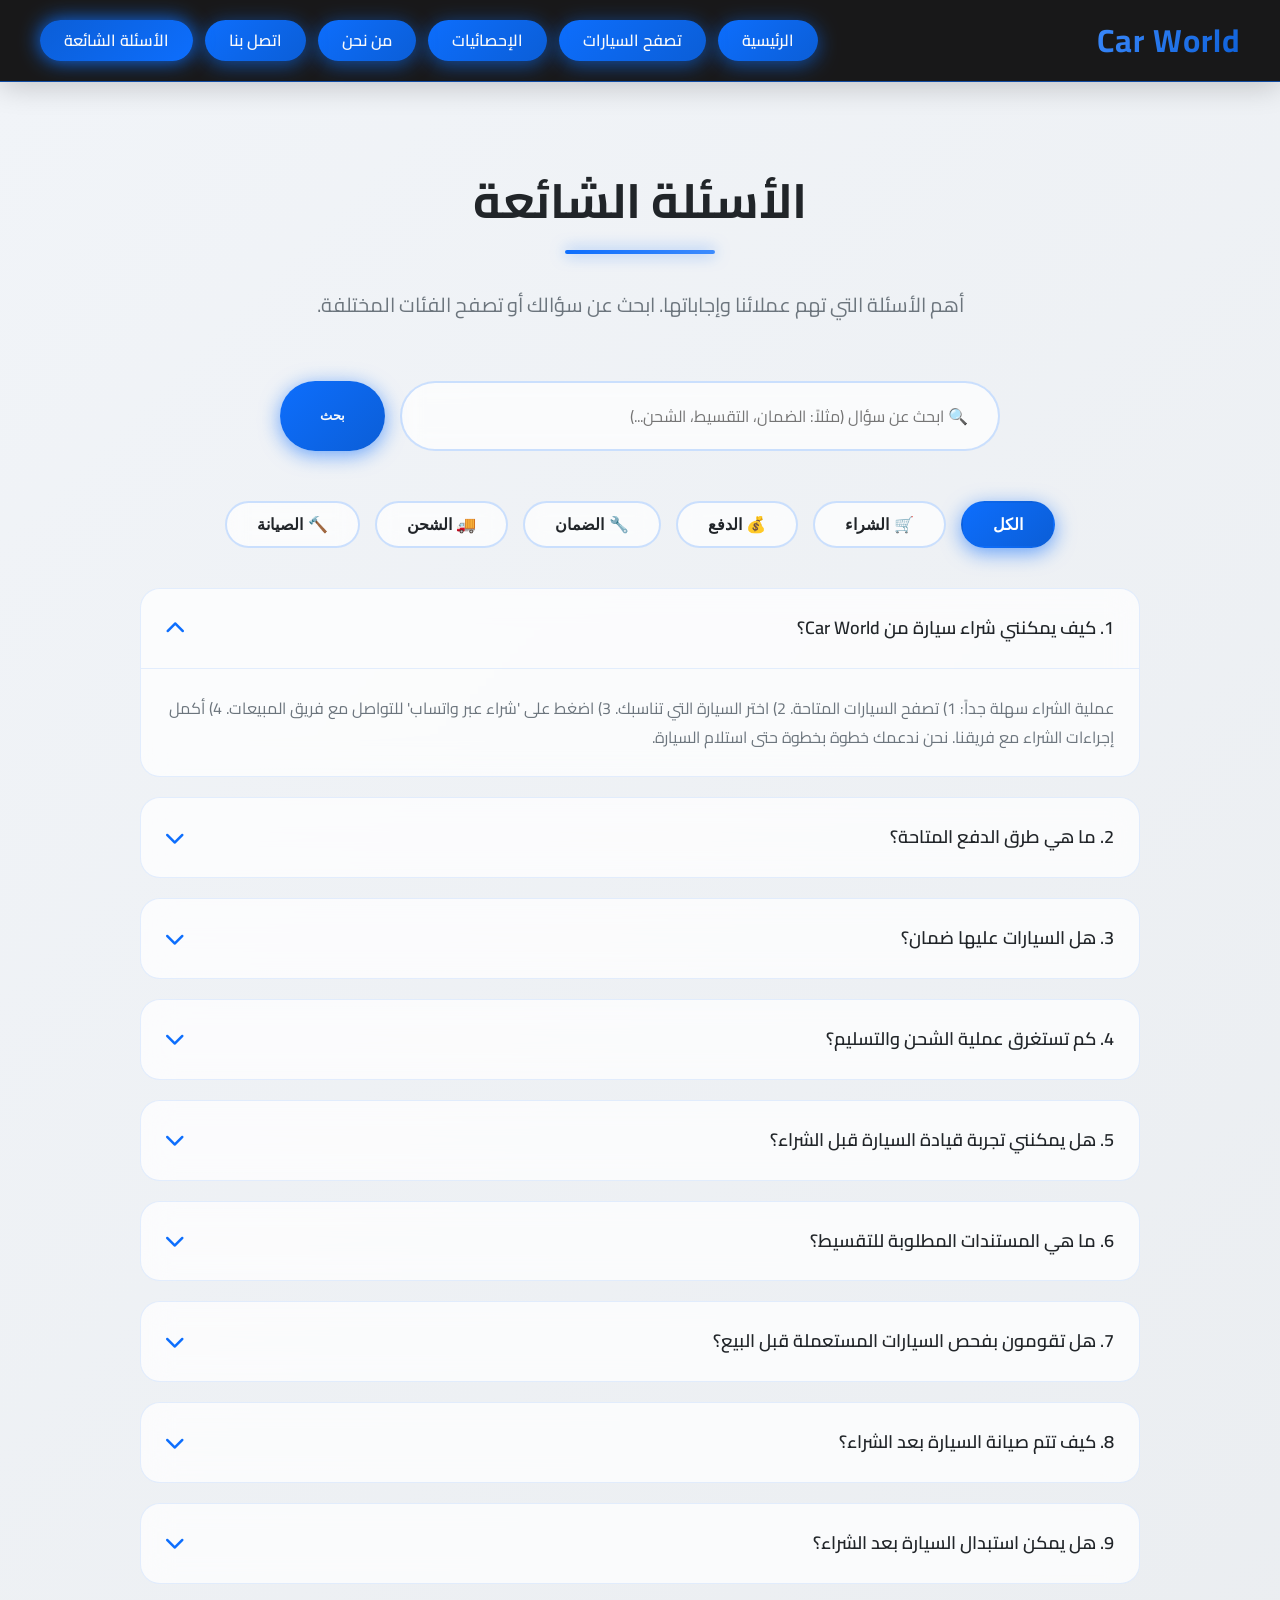
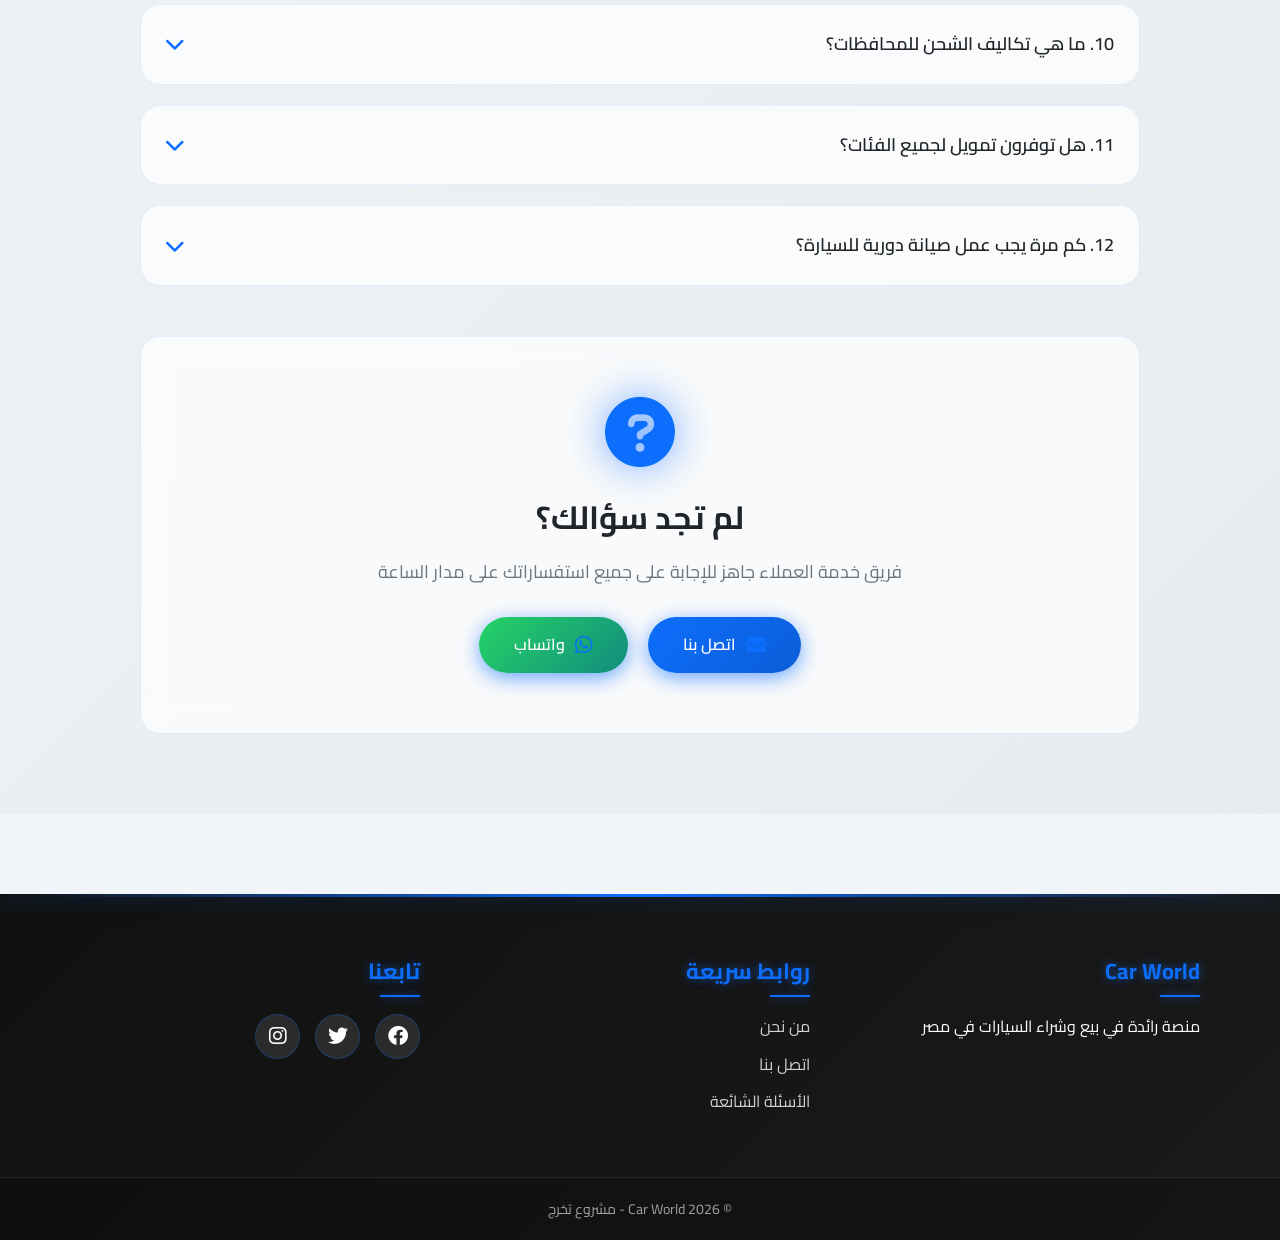
<file: faq.html>
<!DOCTYPE html>
<html lang="ar">

<head>
    <link rel="preconnect" href="https://fonts.googleapis.com" />
    <link rel="preconnect" href="https://fonts.gstatic.com" crossorigin />
    <link href="https://fonts.googleapis.com/css2?family=Cairo:wght@300;400;600;700&display=swap" rel="stylesheet" />
    <meta charset="UTF-8" />
    <meta name="viewport" content="width=device-width, initial-scale=1.0">
    <title>الأسئلة الشائعة - Car World</title>
    <link rel="stylesheet" href="style.css" />
    <link rel="stylesheet" href="https://cdnjs.cloudflare.com/ajax/libs/font-awesome/6.0.0/css/all.min.css" />
    <script src="script.js" defer></script>
    <style>
        /* تنسيقات إضافية خاصة بصفحة الأسئلة الشائعة */
        
        .faq-section {
            padding: 80px 20px;
            background: linear-gradient(135deg, var(--bg-light) 0%, #e9ecef 100%);
            min-height: 70vh;
        }
        
        .faq-container {
            max-width: 1000px;
            margin: 0 auto;
        }
        
        .faq-header {
            text-align: center;
            margin-bottom: 60px;
        }
        
        .faq-header h1 {
            font-size: 48px;
            color: var(--text-dark);
            margin-bottom: 20px;
            position: relative;
            display: inline-block;
        }
        
        .faq-header h1::after {
            content: '';
            position: absolute;
            bottom: -15px;
            left: 50%;
            transform: translateX(-50%);
            width: 150px;
            height: 4px;
            background: linear-gradient(90deg, var(--primary-color), var(--primary-light));
            border-radius: 2px;
            box-shadow: 0 0 15px var(--primary-glow);
        }
        
        .faq-header p {
            font-size: 20px;
            color: var(--text-muted);
            max-width: 800px;
            margin: 30px auto 0;
        }
        
        .faq-search {
            margin-bottom: 50px;
            display: flex;
            gap: 15px;
            justify-content: center;
        }
        
        .faq-search input {
            width: 100%;
            max-width: 600px;
            padding: 18px 30px;
            border: 2px solid rgba(13, 110, 253, 0.2);
            border-radius: 50px;
            font-family: "Cairo", sans-serif;
            font-size: 16px;
            background: var(--glass-bg);
            backdrop-filter: blur(10px);
            transition: var(--transition-base);
        }
        
        .faq-search input:focus {
            outline: none;
            border-color: var(--primary-color);
            box-shadow: 0 0 0 4px var(--primary-soft-glow);
        }
        
        .faq-search button {
            padding: 0 40px;
            white-space: nowrap;
        }
        
        .faq-categories {
            display: flex;
            gap: 15px;
            justify-content: center;
            margin-bottom: 40px;
            flex-wrap: wrap;
        }
        
        .category-btn {
            background: var(--glass-bg);
            backdrop-filter: blur(10px);
            border: 2px solid rgba(13, 110, 253, 0.2);
            padding: 12px 30px;
            border-radius: 50px;
            cursor: pointer;
            font-weight: 600;
            color: var(--text-dark);
            transition: var(--transition-base);
            font-size: 16px;
        }
        
        .category-btn:hover {
            border-color: var(--primary-color);
            transform: translateY(-3px);
            box-shadow: 0 5px 20px var(--primary-glow);
        }
        
        .category-btn.active {
            background: linear-gradient(135deg, var(--primary-color), var(--primary-dark));
            color: white;
            border-color: transparent;
            box-shadow: 0 5px 20px var(--primary-glow);
        }
        
        .faq-grid {
            display: flex;
            flex-direction: column;
            gap: 20px;
            margin-bottom: 50px;
        }
        
        .faq-item {
            background: var(--glass-bg);
            backdrop-filter: blur(15px);
            -webkit-backdrop-filter: blur(15px);
            border-radius: var(--border-radius-md);
            border: var(--glass-border);
            overflow: hidden;
            transition: var(--transition-base);
        }
        
        .faq-item:hover {
            transform: translateX(-5px);
            border-color: var(--primary-color);
            box-shadow: var(--shadow-hover);
        }
        
        .faq-question {
            padding: 25px;
            cursor: pointer;
            display: flex;
            justify-content: space-between;
            align-items: center;
            background: rgba(255, 255, 255, 0.1);
            transition: var(--transition-base);
        }
        
        .faq-question:hover {
            background: rgba(13, 110, 253, 0.1);
        }
        
        .faq-question h3 {
            font-size: 18px;
            color: var(--text-dark);
            font-weight: 600;
            margin: 0;
        }
        
        .faq-question i {
            color: var(--primary-color);
            font-size: 20px;
            transition: var(--transition-base);
        }
        
        .faq-item.active .faq-question i {
            transform: rotate(180deg);
        }
        
        .faq-answer {
            max-height: 0;
            overflow: hidden;
            transition: max-height 0.5s cubic-bezier(0.4, 0, 0.2, 1);
            background: rgba(255, 255, 255, 0.05);
        }
        
        .faq-item.active .faq-answer {
            max-height: 500px;
        }
        
        .faq-answer p {
            padding: 25px;
            color: var(--text-muted);
            line-height: 1.8;
            font-size: 16px;
            border-top: 1px solid rgba(13, 110, 253, 0.1);
        }
        
        .still-have-questions {
            text-align: center;
            background: var(--glass-bg);
            backdrop-filter: blur(15px);
            padding: 60px;
            border-radius: var(--border-radius-md);
            border: var(--glass-border);
            margin-top: 50px;
        }
        
        .still-have-questions i {
            font-size: 70px;
            color: var(--primary-color);
            margin-bottom: 25px;
            filter: drop-shadow(0 0 20px var(--primary-glow));
        }
        
        .still-have-questions h2 {
            font-size: 32px;
            margin-bottom: 15px;
            color: var(--text-dark);
        }
        
        .still-have-questions p {
            font-size: 18px;
            color: var(--text-muted);
            margin-bottom: 30px;
            max-width: 600px;
            margin-left: auto;
            margin-right: auto;
        }
        
        .contact-buttons {
            display: flex;
            gap: 20px;
            justify-content: center;
            flex-wrap: wrap;
        }
        
        .contact-btn {
            display: inline-flex;
            align-items: center;
            gap: 10px;
            background: linear-gradient(135deg, var(--primary-color), var(--primary-dark));
            color: white;
            padding: 15px 35px;
            border-radius: 50px;
            text-decoration: none;
            font-weight: 600;
            transition: var(--transition-base);
            box-shadow: 0 5px 20px var(--primary-glow);
        }
        
        .contact-btn.whatsapp {
            background: linear-gradient(135deg, #25d366, #128c7e);
        }
        
        .contact-btn:hover {
            transform: translateY(-5px);
            box-shadow: 0 10px 30px currentColor;
        }
        
        .contact-btn i {
            font-size: 20px;
            margin: 0 !important;
            filter: none !important;
        }
        
        @media (max-width: 768px) {
            .faq-search {
                flex-direction: column;
            }
            .faq-search button {
                width: 100%;
            }
            .still-have-questions {
                padding: 40px 20px;
            }
            .contact-buttons {
                flex-direction: column;
            }
            .contact-btn {
                justify-content: center;
            }
        }
    </style>
</head>

<body>
    <header class="header">
        <h2 class="logo">Car World</h2>
        <nav>
            <a href="index.html" class="btn">الرئيسية</a>
            <a href="cars.html" class="btn">تصفح السيارات</a>
            <a href="stats.html" class="btn">الإحصائيات</a>
            <a href="about.html" class="btn">من نحن</a>
            <a href="contact.html" class="btn">اتصل بنا</a>
            <a href="faq.html" class="btn active">الأسئلة الشائعة</a>
        </nav>
    </header>

    <section class="faq-section">
        <div class="faq-container">
            <div class="faq-header">
                <h1>الأسئلة الشائعة</h1>
                <p>أهم الأسئلة التي تهم عملائنا وإجاباتها. ابحث عن سؤالك أو تصفح الفئات المختلفة.</p>
            </div>

            <div class="faq-search">
                <input type="text" id="faqSearch" placeholder="🔍 ابحث عن سؤال (مثلاً: الضمان، التقسيط، الشحن...)" />
                <button class="btn" onclick="searchFAQ()">بحث</button>
            </div>

            <div class="faq-categories">
                <button class="category-btn active" onclick="filterFAQ('all', this)">الكل</button>
                <button class="category-btn" onclick="filterFAQ('شراء', this)">🛒 الشراء</button>
                <button class="category-btn" onclick="filterFAQ('دفع', this)">💰 الدفع</button>
                <button class="category-btn" onclick="filterFAQ('ضمان', this)">🔧 الضمان</button>
                <button class="category-btn" onclick="filterFAQ('شحن', this)">🚚 الشحن</button>
                <button class="category-btn" onclick="filterFAQ('صيانة', this)">🔨 الصيانة</button>
            </div>

            <div class="faq-grid" id="faqGrid">
                <!-- الأسئلة سيتم إضافتها هنا عن طريق JavaScript -->
            </div>

            <div class="still-have-questions">
                <i class="fas fa-question-circle"></i>
                <h2>لم تجد سؤالك؟</h2>
                <p>فريق خدمة العملاء جاهز للإجابة على جميع استفساراتك على مدار الساعة</p>
                <div class="contact-buttons">
                    <a href="contact.html" class="contact-btn">
                        <i class="fas fa-envelope"></i> اتصل بنا
                    </a>
                    <a href="https://wa.me/201033139027" class="contact-btn whatsapp" target="_blank">
                        <i class="fab fa-whatsapp"></i> واتساب
                    </a>
                </div>
            </div>
        </div>
    </section>

    <footer class="footer">
        <div class="footer-content">
            <div class="footer-section">
                <h3>Car World</h3>
                <p>منصة رائدة في بيع وشراء السيارات في مصر</p>
            </div>
            <div class="footer-section">
                <h3>روابط سريعة</h3>
                <ul>
                    <li><a href="about.html">من نحن</a></li>
                    <li><a href="contact.html">اتصل بنا</a></li>
                    <li><a href="faq.html">الأسئلة الشائعة</a></li>
                </ul>
            </div>
            <div class="footer-section">
                <h3>تابعنا</h3>
                <div class="social-links">
                    <a href="#"><i class="fab fa-facebook"></i></a>
                    <a href="#"><i class="fab fa-twitter"></i></a>
                    <a href="#"><i class="fab fa-instagram"></i></a>
                </div>
            </div>
        </div>
        <div class="footer-bottom">
            <p>© 2026 Car World - مشروع تخرج</p>
        </div>
    </footer>

    <script>
        // بيانات الأسئلة الشائعة
        const faqData = [{
            question: "كيف يمكنني شراء سيارة من Car World؟",
            answer: "عملية الشراء سهلة جداً: 1) تصفح السيارات المتاحة. 2) اختر السيارة التي تناسبك. 3) اضغط على 'شراء عبر واتساب' للتواصل مع فريق المبيعات. 4) أكمل إجراءات الشراء مع فريقنا. نحن ندعمك خطوة بخطوة حتى استلام السيارة.",
            category: "شراء"
        }, {
            question: "ما هي طرق الدفع المتاحة؟",
            answer: "نوفر عدة طرق للدفع: دفع نقدي (مع خصومات خاصة)، تقسيط مرن حتى 84 شهراً، دفع عبر بطاقات الائتمان، وتحويل بنكي. يختلف نظام التقسيط حسب كل سيئة وفئة، ويمكنك معرفة التفاصيل في صفحة السيارة.",
            category: "دفع"
        }, {
            question: "هل السيارات عليها ضمان؟",
            answer: "نعم، جميع السيارات الجديدة تأتي مع ضمان الوكالة (غالباً 5 سنوات أو 100,000 كم). السيارات المستعملة تخضع لفحص شامل ولها ضمان لمدة عام ضد عيوب الصناعة الأساسية. بعض السيارات المستعملة قد يكون متبقي من ضمان الوكالة.",
            category: "ضمان"
        }, {
            question: "كم تستغرق عملية الشحن والتسليم؟",
            answer: "مدة الشحن تعتمد على موقعك: القاهرة الكبرى: 1-2 يوم عمل. المحافظات: 3-5 أيام عمل. المدن الجديدة: 2-4 أيام عمل. نوفر خدمة التوصيل حتى باب المنزل مع معاينة السيارة قبل الاستلام. تكلفة الشحن مجانية داخل القاهرة، وللمحافظات برسوم رمزية.",
            category: "شحن"
        }, {
            question: "هل يمكنني تجربة قيادة السيارة قبل الشراء؟",
            answer: "نعم، نوفر خدمة تجربة القيادة في مقرنا بالقاهرة الجديدة. يمكنك حجز موعد لتجربة أي سيارة متاحة. ننصح دائماً بتجربة القيادة قبل اتخاذ قرار الشراء النهائي. للمسافرين خارج القاهرة، يمكننا ترتيب معاينة عبر فيديو كول.",
            category: "شراء"
        }, {
            question: "ما هي المستندات المطلوبة للتقسيط؟",
            answer: "المستندات الأساسية: صورة بطاقة الرقم القومي، إثبات دخل (إيصال مرتب أو سجل تجاري)، إيصال مرافق حديث، مقدم الحجز. قد تطلب البنوك مستندات إضافية حسب كل حالة. فريقنا سيساعدك في تجهيز جميع الأوراق.",
            category: "دفع"
        }, {
            question: "هل تقومون بفحص السيارات المستعملة قبل البيع؟",
            answer: "نعم، كل سيارة مستعملة تخضع لفحص شامل مكون من 120 نقطة فحص بواسطة مهندسين متخصصين، يتضمن فحص المحرك، ناقل الحركة، الهيكل، الكهرباء، التكييف، وأنظمة الأمان. تحصل على تقرير فحص معتمد مع السيارة.",
            category: "ضمان"
        }, {
            question: "كيف تتم صيانة السيارة بعد الشراء؟",
            answer: "نوفر خدمة ما بعد البيع عبر شركائنا من مراكز الصيانة المعتمدة. نوفر جدول صيانة دورية لكل سيارة، وخدمة عملاء للمتابعة، وقطع غيار أصلية. للسيارات الجديدة، الصيانة الأولى مجانية خلال أول 6 شهور.",
            category: "صيانة"
        }, {
            question: "هل يمكن استبدال السيارة بعد الشراء؟",
            answer: "نعم، نوفر خدمة استبدال السيارات خلال أول 14 يوماً من الشراء بسيارة أخرى مع دفع فرق السعر (إن وجد). بعد هذه الفترة، يمكنك الاستفادة من خدمة إعادة الشراء أو استبدال سيارتك بسيارة أخرى من معرضنا بقيمة سوقية عادلة.",
            category: "شراء"
        }, {
            question: "ما هي تكاليف الشحن للمحافظات؟",
            answer: "رسوم الشحن: 1500 جنيه للمحافظات القريبة (الغربية، المنوفية، البحيرة)، 2000 جنيه للمحافظات البعيدة (المنيا، أسيوط، سوهاج)، 3000 جنيه لحدود الجمهورية (الأقصر، أسوان، مطروح). الشحن مجاني داخل القاهرة والإسكندرية.",
            category: "شحن"
        }, {
            question: "هل توفرون تمويل لجميع الفئات؟",
            answer: "نعم، نتعامل مع جميع البنوك الكبرى في مصر لتوفير تمويل يناسب الجميع: موظفين (حكومي وقطاع خاص)، أعمال حرة، أصحاب معاشات، وشركات. الدفعة الأولى تبدأ من 10% حسب شروط كل بنك وفئة العميل.",
            category: "دفع"
        }, {
            question: "كم مرة يجب عمل صيانة دورية للسيارة؟",
            answer: "يُنصح بعمل صيانة دورية كل 6 شهور أو 10,000 كم أيهما أقرب. نشحن لك تذكير قبل موعد الصيانة. الصيانة تشمل تغيير الزيت، فلتر الهواء، فحص الفرامل، فحص الإطارات، وفحص شامل للسيارة. نقدم عروضاً خاصة لباقات الصيانة.",
            category: "صيانة"
        }];

        // دالة عرض الأسئلة
        function displayFAQs(filterCategory = 'all', searchTerm = '') {
            const grid = document.getElementById('faqGrid');
            if (!grid) return;

            let filteredFAQs = faqData;

            if (filterCategory !== 'all') {
                filteredFAQs = filteredFAQs.filter(faq => faq.category === filterCategory);
            }

            if (searchTerm) {
                filteredFAQs = filteredFAQs.filter(faq =>
                    faq.question.includes(searchTerm) ||
                    faq.answer.includes(searchTerm)
                );
            }

            if (filteredFAQs.length === 0) {
                grid.innerHTML = `
                    <div class="no-results" style="text-align: center; padding: 60px;">
                        <i class="fas fa-search" style="font-size: 60px; color: var(--primary-color); margin-bottom: 20px;"></i>
                        <h3>لا توجد نتائج للبحث</h3>
                        <p style="color: var(--text-muted); margin-top: 10px;">حاول بكلمات بحث مختلفة أو اختر تصنيف آخر</p>
                    </div>
                `;
                return;
            }

            grid.innerHTML = filteredFAQs.map((faq, index) => `
                <div class="faq-item" data-category="${faq.category}">
                    <div class="faq-question" onclick="toggleFAQ(this)">
                        <h3>${index + 1}. ${faq.question}</h3>
                        <i class="fas fa-chevron-down"></i>
                    </div>
                    <div class="faq-answer">
                        <p>${faq.answer}</p>
                    </div>
                </div>
            `).join('');

            // افتح أول سؤال تلقائياً
            const firstFaq = document.querySelector('.faq-item');
            if (firstFaq) {
                firstFaq.classList.add('active');
            }
        }

        // دالة toggle للأسئلة
        window.toggleFAQ = function(element) {
            const faqItem = element.closest('.faq-item');
            faqItem.classList.toggle('active');
        };

        // دالة فلترة حسب التصنيف
        window.filterFAQ = function(category, btn) {
            // تحديث الأزرار
            document.querySelectorAll('.category-btn').forEach(b => b.classList.remove('active'));
            btn.classList.add('active');

            // فلترة
            displayFAQs(category, document.getElementById('faqSearch').value);
        };

        // دالة البحث
        window.searchFAQ = function() {
            const searchTerm = document.getElementById('faqSearch').value.trim();
            const activeCategoryBtn = document.querySelector('.category-btn.active');
            let category = 'all';

            if (activeCategoryBtn && activeCategoryBtn.innerText !== 'الكل') {
                category = activeCategoryBtn.innerText.replace(/[🔧💰🛒🚚🔨]/g, '').trim();
            }

            displayFAQs(category, searchTerm);
        };

        // تشغيل عند تحميل الصفحة
        document.addEventListener('DOMContentLoaded', function() {
            displayFAQs();

            // إضافة خاصية البحث عند الضغط على Enter
            document.getElementById('faqSearch').addEventListener('keyup', function(e) {
                if (e.key === 'Enter') {
                    searchFAQ();
                }
            });
        });
    </script>
</body>

</html>
</file>
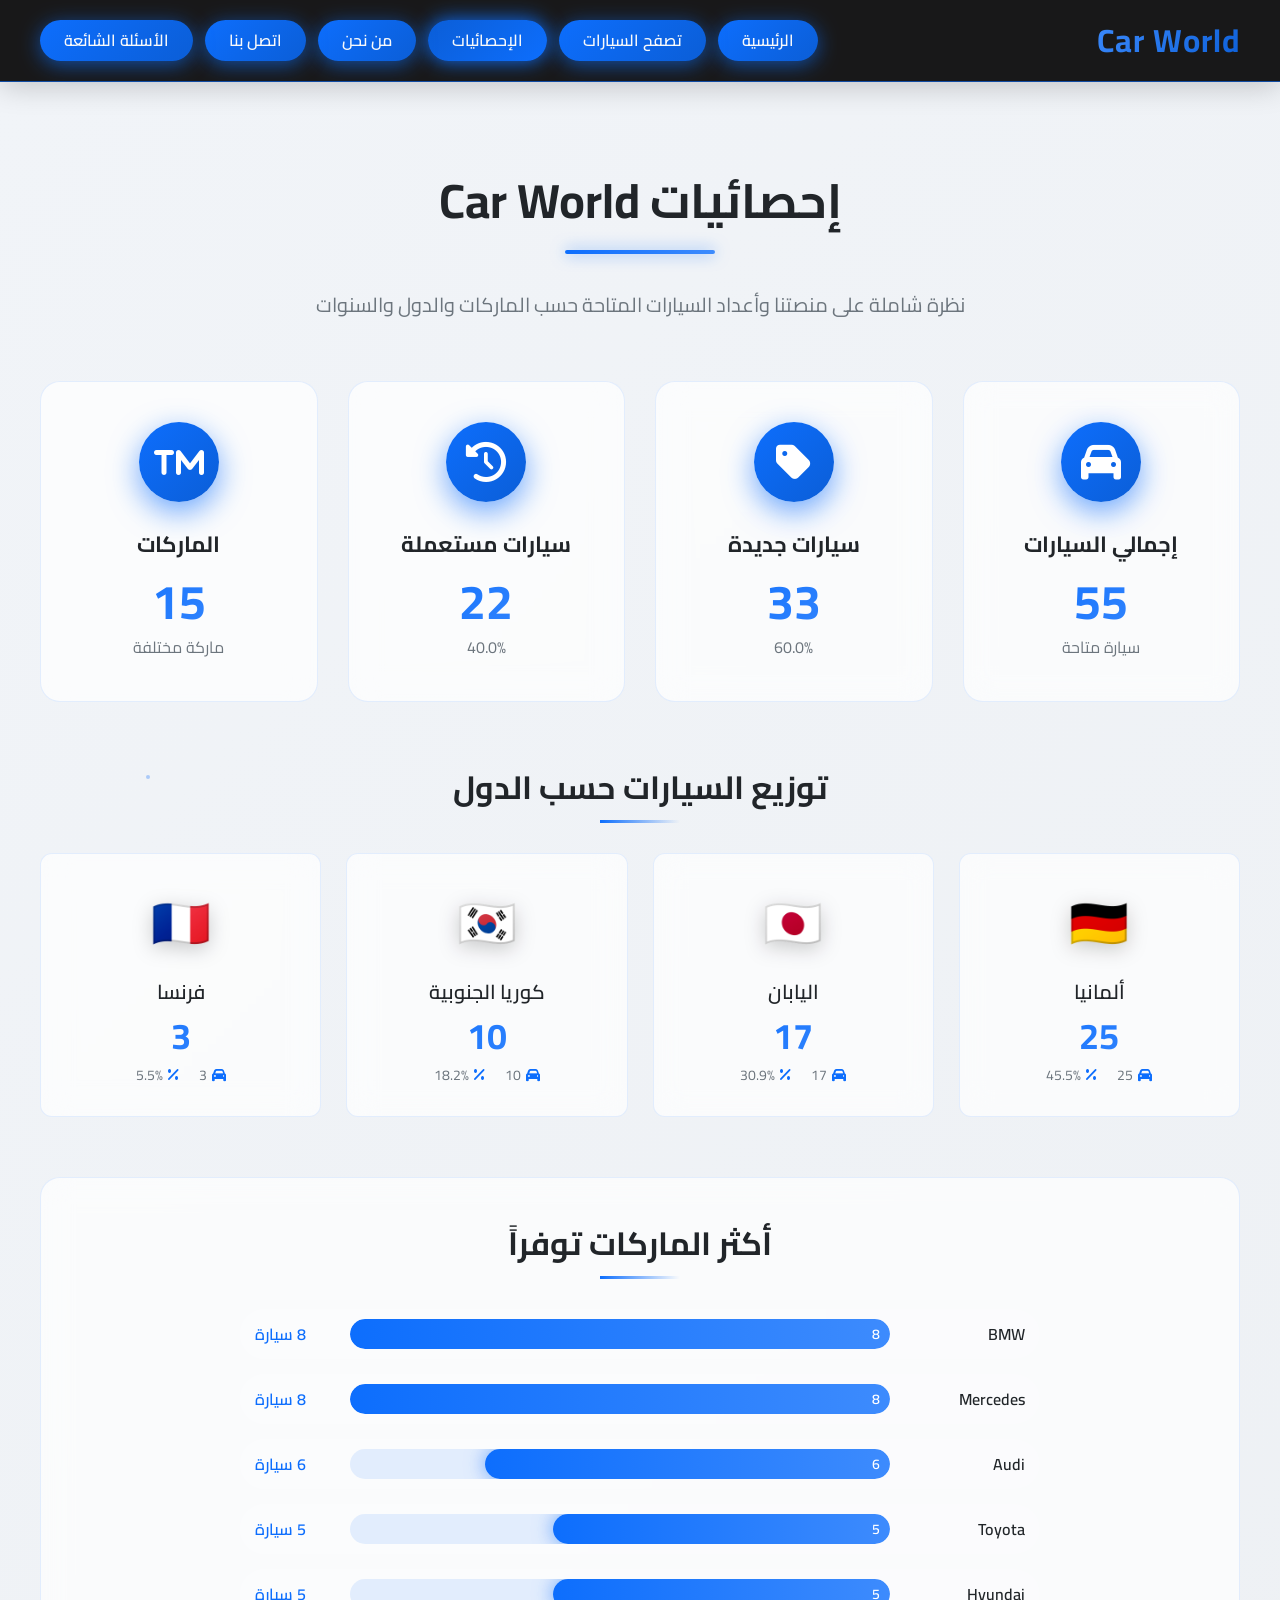
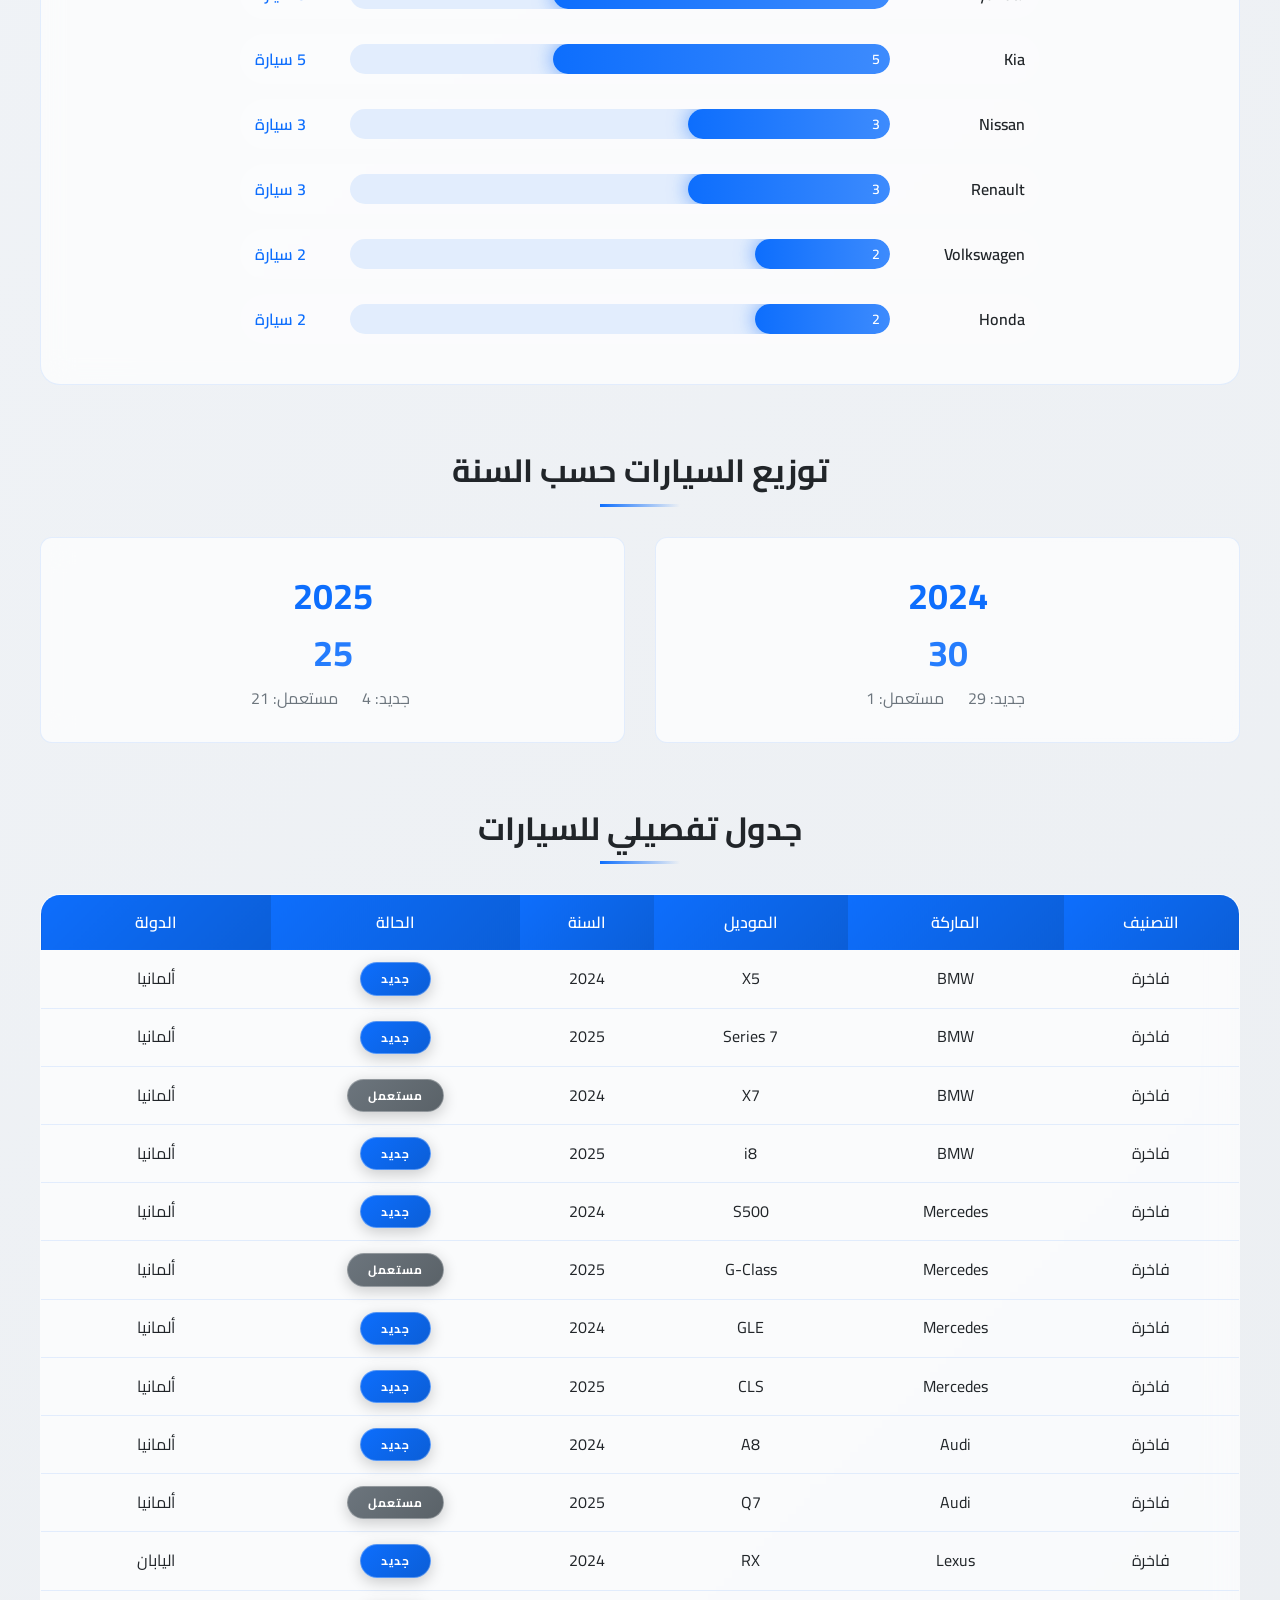
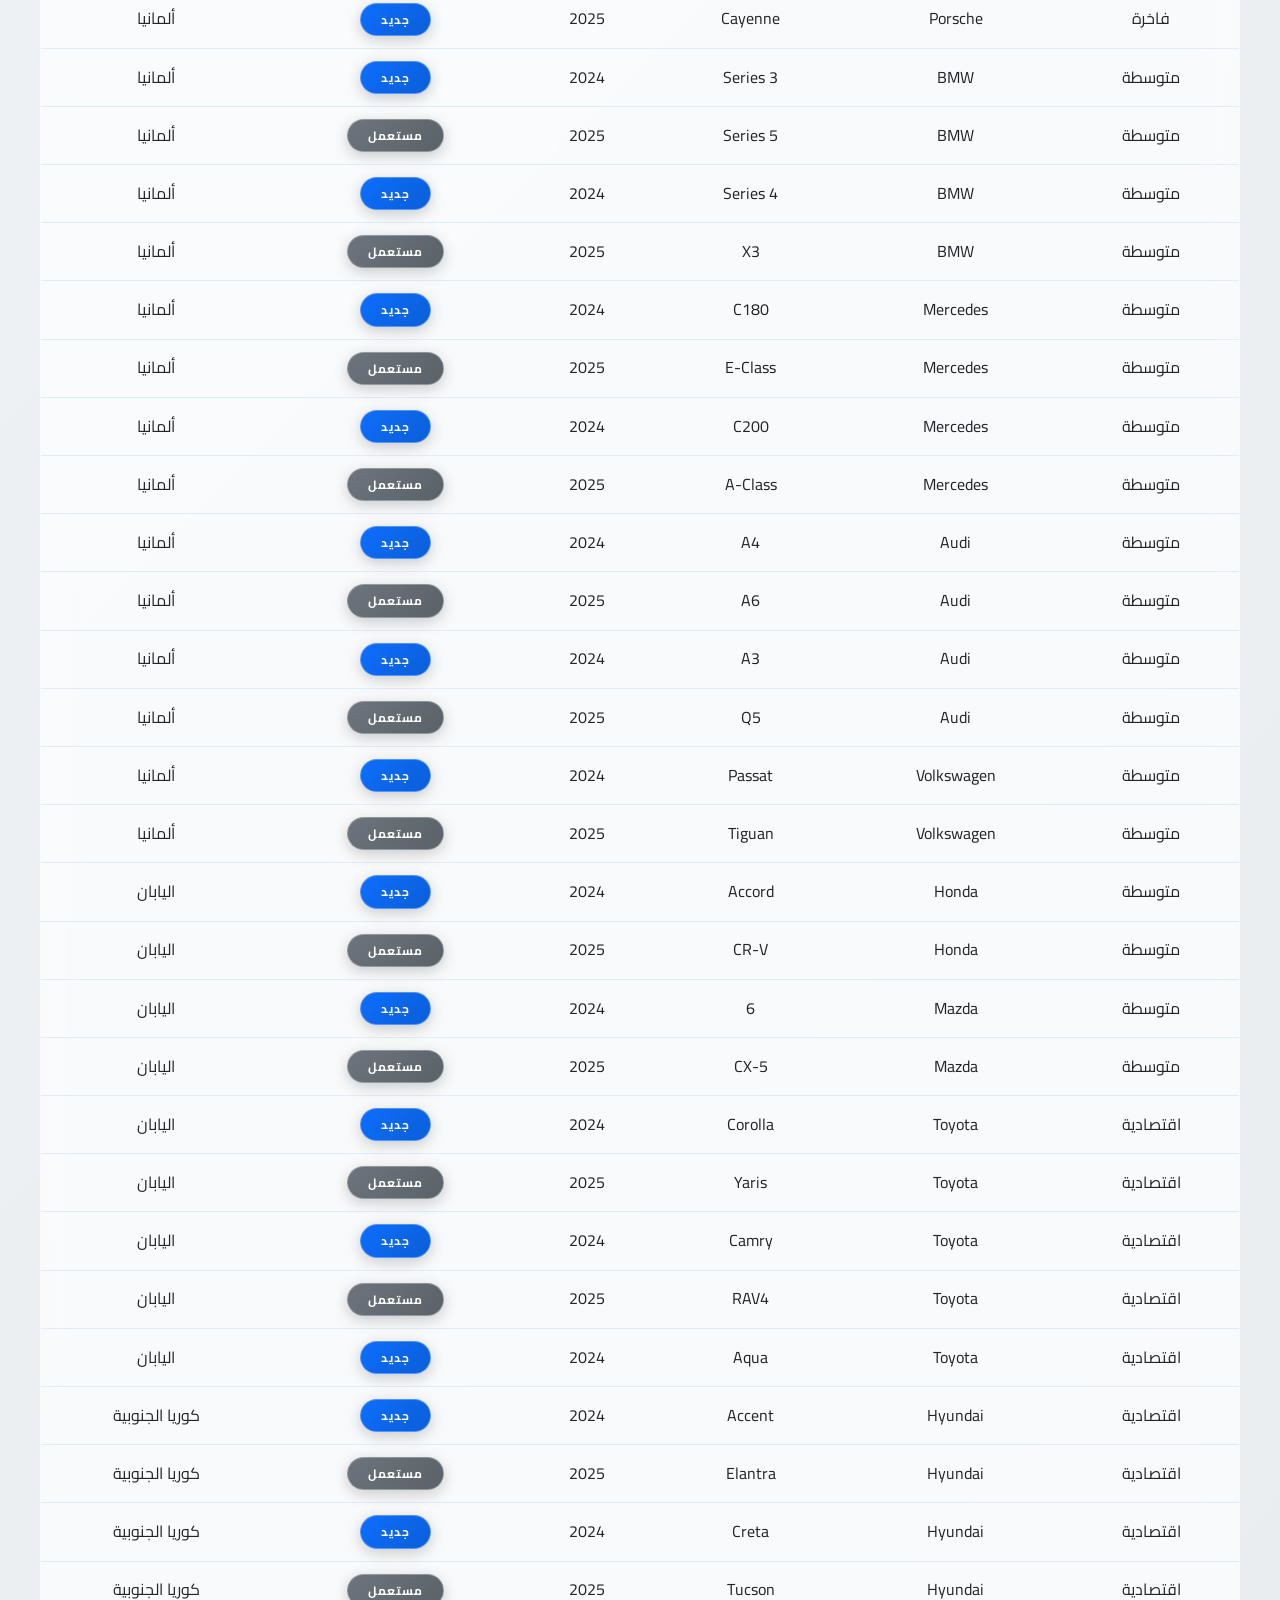
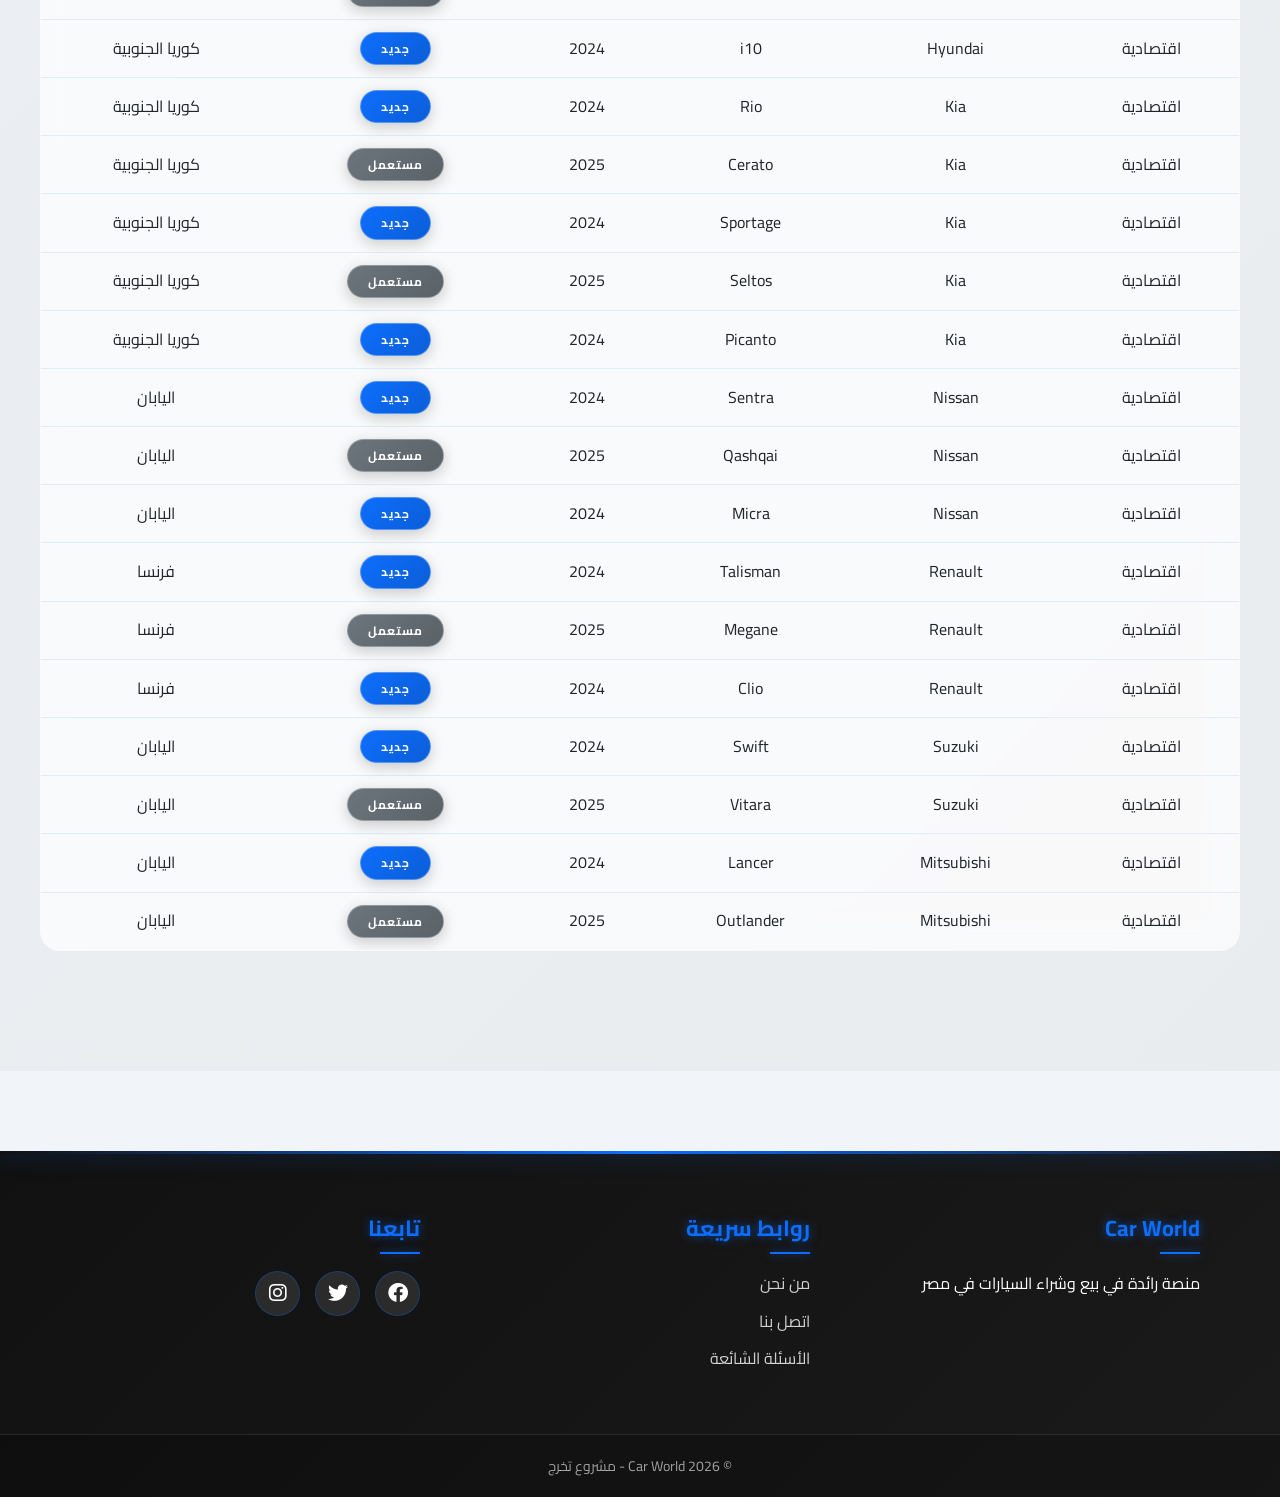
<file: stats.html>
<!DOCTYPE html>
<html lang="ar">

<head>
    <link rel="preconnect" href="https://fonts.googleapis.com" />
    <link rel="preconnect" href="https://fonts.gstatic.com" crossorigin />
    <link href="https://fonts.googleapis.com/css2?family=Cairo:wght@300;400;600;700&display=swap" rel="stylesheet" />
    <meta charset="UTF-8" />
    <meta name="viewport" content="width=device-width, initial-scale=1.0">
    <title>الإحصائيات - Car World</title>
    <link rel="stylesheet" href="style.css" />
    <link rel="stylesheet" href="https://cdnjs.cloudflare.com/ajax/libs/font-awesome/6.0.0/css/all.min.css" />
    <script src="script.js" defer></script>
    <style>
        /* تنسيقات إضافية خاصة بصفحة الإحصائيات */
        
        .stats-section {
            padding: 80px 20px;
            background: linear-gradient(135deg, var(--bg-light) 0%, #e9ecef 100%);
        }
        
        .stats-container-page {
            max-width: 1200px;
            margin: 0 auto;
        }
        
        .stats-header {
            text-align: center;
            margin-bottom: 60px;
        }
        
        .stats-header h1 {
            font-size: 48px;
            color: var(--text-dark);
            margin-bottom: 20px;
            position: relative;
            display: inline-block;
        }
        
        .stats-header h1::after {
            content: '';
            position: absolute;
            bottom: -15px;
            left: 50%;
            transform: translateX(-50%);
            width: 150px;
            height: 4px;
            background: linear-gradient(90deg, var(--primary-color), var(--primary-light));
            border-radius: 2px;
            box-shadow: 0 0 15px var(--primary-glow);
        }
        
        .stats-header p {
            font-size: 20px;
            color: var(--text-muted);
            max-width: 800px;
            margin: 30px auto 0;
        }
        /* كروت الإحصائيات الرئيسية */
        
        .main-stats-grid {
            display: grid;
            grid-template-columns: repeat(auto-fit, minmax(250px, 1fr));
            gap: 30px;
            margin-bottom: 60px;
        }
        
        .main-stat-card {
            background: var(--glass-bg);
            backdrop-filter: blur(15px);
            -webkit-backdrop-filter: blur(15px);
            padding: 40px 30px;
            border-radius: var(--border-radius-md);
            border: var(--glass-border);
            text-align: center;
            transition: var(--transition-smooth);
            position: relative;
            overflow: hidden;
        }
        
        .main-stat-card::before {
            content: '';
            position: absolute;
            top: 0;
            left: 0;
            right: 0;
            height: 4px;
            background: linear-gradient(90deg, var(--primary-color), var(--primary-light));
            transform: scaleX(0);
            transition: transform 0.5s ease;
        }
        
        .main-stat-card:hover::before {
            transform: scaleX(1);
        }
        
        .main-stat-card:hover {
            transform: translateY(-15px);
            box-shadow: var(--shadow-hover);
        }
        
        .stat-icon {
            width: 80px;
            height: 80px;
            background: linear-gradient(135deg, var(--primary-color), var(--primary-dark));
            border-radius: 50%;
            display: flex;
            align-items: center;
            justify-content: center;
            margin: 0 auto 25px;
            box-shadow: 0 10px 30px var(--primary-glow);
        }
        
        .stat-icon i {
            font-size: 40px;
            color: white;
        }
        
        .main-stat-card h3 {
            font-size: 22px;
            color: var(--text-dark);
            margin-bottom: 15px;
        }
        
        .stat-number {
            font-size: 48px;
            font-weight: 700;
            background: linear-gradient(135deg, var(--primary-color), var(--primary-light));
            -webkit-background-clip: text;
            background-clip: text;
            color: transparent;
            margin-bottom: 10px;
            line-height: 1;
        }
        
        .stat-label {
            color: var(--text-muted);
            font-size: 16px;
        }
        /* إحصائيات الدول */
        
        .countries-stats {
            margin-bottom: 60px;
        }
        
        .section-subtitle {
            font-size: 32px;
            text-align: center;
            margin-bottom: 40px;
            color: var(--text-dark);
            position: relative;
            display: inline-block;
            width: 100%;
        }
        
        .section-subtitle::after {
            content: '';
            position: absolute;
            bottom: -10px;
            left: 50%;
            transform: translateX(-50%);
            width: 80px;
            height: 3px;
            background: linear-gradient(90deg, var(--primary-color), transparent);
        }
        
        .countries-grid {
            display: grid;
            grid-template-columns: repeat(auto-fit, minmax(200px, 1fr));
            gap: 25px;
        }
        
        .country-card {
            background: var(--glass-bg);
            backdrop-filter: blur(15px);
            padding: 30px;
            border-radius: var(--border-radius-sm);
            border: var(--glass-border);
            text-align: center;
            transition: var(--transition-base);
        }
        
        .country-card:hover {
            transform: scale(1.05);
            border-color: var(--primary-color);
            box-shadow: 0 10px 30px var(--primary-glow);
        }
        
        .country-flag {
            font-size: 48px;
            margin-bottom: 15px;
            filter: drop-shadow(0 5px 10px rgba(0, 0, 0, 0.2));
        }
        
        .country-name {
            font-size: 20px;
            font-weight: 600;
            color: var(--text-dark);
            margin-bottom: 10px;
        }
        
        .country-stats {
            display: flex;
            justify-content: center;
            gap: 20px;
            color: var(--text-muted);
            font-size: 14px;
        }
        
        .country-stats span {
            display: flex;
            align-items: center;
            gap: 5px;
        }
        
        .country-stats i {
            color: var(--primary-color);
        }
        /* إحصائيات الماركات */
        
        .brands-stats {
            margin-bottom: 60px;
            background: var(--glass-bg);
            backdrop-filter: blur(15px);
            padding: 40px;
            border-radius: var(--border-radius-md);
            border: var(--glass-border);
        }
        
        .brands-chart {
            display: flex;
            flex-direction: column;
            gap: 15px;
            max-width: 800px;
            margin: 0 auto;
        }
        
        .brand-stat-item {
            display: flex;
            align-items: center;
            gap: 15px;
            padding: 10px 15px;
            background: rgba(255, 255, 255, 0.1);
            border-radius: 50px;
            transition: var(--transition-base);
        }
        
        .brand-stat-item:hover {
            transform: translateX(-10px);
            background: rgba(13, 110, 253, 0.1);
        }
        
        .brand-name {
            min-width: 120px;
            font-weight: 600;
            color: var(--text-dark);
        }
        
        .brand-bar-container {
            flex: 1;
            height: 30px;
            background: rgba(13, 110, 253, 0.1);
            border-radius: 50px;
            overflow: hidden;
            position: relative;
        }
        
        .brand-bar {
            height: 100%;
            background: linear-gradient(90deg, var(--primary-color), var(--primary-light));
            border-radius: 50px;
            width: 0%;
            transition: width 1.5s cubic-bezier(0.4, 0, 0.2, 1);
            position: relative;
            box-shadow: 0 0 20px var(--primary-glow);
        }
        
        .brand-bar span {
            position: absolute;
            right: 10px;
            top: 50%;
            transform: translateY(-50%);
            color: white;
            font-weight: 600;
            font-size: 14px;
        }
        
        .brand-count {
            min-width: 80px;
            text-align: left;
            color: var(--primary-color);
            font-weight: 600;
        }
        /* إحصائيات السنوات */
        
        .years-stats {
            margin-bottom: 60px;
            display: grid;
            grid-template-columns: repeat(auto-fit, minmax(300px, 1fr));
            gap: 30px;
        }
        
        .year-stat-card {
            background: var(--glass-bg);
            backdrop-filter: blur(15px);
            padding: 30px;
            border-radius: var(--border-radius-sm);
            border: var(--glass-border);
            text-align: center;
            transition: var(--transition-base);
        }
        
        .year-stat-card:hover {
            transform: translateY(-5px);
            border-color: var(--primary-color);
        }
        
        .year-number {
            font-size: 36px;
            font-weight: 700;
            color: var(--primary-color);
            margin-bottom: 10px;
        }
        
        .year-stats-detail {
            display: flex;
            justify-content: center;
            gap: 20px;
            color: var(--text-muted);
            margin-top: 15px;
        }
        /* جدول التوزيع */
        
        .distribution-table {
            margin-bottom: 40px;
            overflow-x: auto;
        }
        
        .distribution-table table {
            width: 100%;
            background: var(--glass-bg);
            backdrop-filter: blur(15px);
            border-radius: var(--border-radius-md);
            border: var(--glass-border);
            overflow: hidden;
            border-collapse: collapse;
        }
        
        .distribution-table th {
            background: linear-gradient(135deg, var(--primary-color), var(--primary-dark));
            color: white;
            padding: 15px;
            font-weight: 600;
        }
        
        .distribution-table td {
            padding: 12px 15px;
            text-align: center;
            border-bottom: 1px solid rgba(13, 110, 253, 0.1);
            color: var(--text-dark);
        }
        
        .distribution-table tr:hover {
            background: rgba(13, 110, 253, 0.1);
        }
        
        .total-row {
            background: rgba(13, 110, 253, 0.2);
            font-weight: 600;
        }
        
        .total-row td {
            font-weight: 700;
            color: var(--primary-color);
        }
        /* متجاوب */
        
        @media (max-width: 768px) {
            .brand-stat-item {
                flex-wrap: wrap;
            }
            .brand-name {
                min-width: 100%;
                text-align: center;
            }
            .brand-bar-container {
                width: 100%;
            }
            .brand-count {
                min-width: 100%;
                text-align: center;
            }
            .countries-grid {
                grid-template-columns: repeat(2, 1fr);
            }
        }
        
        @media (max-width: 480px) {
            .countries-grid {
                grid-template-columns: 1fr;
            }
        }
    </style>
</head>

<body>
    <header class="header">
        <h2 class="logo">Car World</h2>
        <nav>
            <a href="index.html" class="btn">الرئيسية</a>
            <a href="cars.html" class="btn">تصفح السيارات</a>
            <a href="stats.html" class="btn active">الإحصائيات</a>
            <a href="about.html" class="btn">من نحن</a>
            <a href="contact.html" class="btn">اتصل بنا</a>
            <a href="faq.html" class="btn">الأسئلة الشائعة</a>
        </nav>
    </header>

    <section class="stats-section">
        <div class="stats-container-page">
            <div class="stats-header">
                <h1>إحصائيات Car World</h1>
                <p>نظرة شاملة على منصتنا وأعداد السيارات المتاحة حسب الماركات والدول والسنوات</p>
            </div>

            <!-- الكروت الرئيسية -->
            <div class="main-stats-grid" id="mainStats">
                <!-- البيانات هتتحط عن طريق JavaScript -->
            </div>

            <!-- إحصائيات الدول -->
            <div class="countries-stats">
                <h2 class="section-subtitle">توزيع السيارات حسب الدول</h2>
                <div class="countries-grid" id="countriesStats">
                    <!-- البيانات هتتحط عن طريق JavaScript -->
                </div>
            </div>

            <!-- إحصائيات الماركات -->
            <div class="brands-stats">
                <h2 class="section-subtitle">أكثر الماركات توفراً</h2>
                <div class="brands-chart" id="brandsChart">
                    <!-- البيانات هتتحط عن طريق JavaScript -->
                </div>
            </div>

            <!-- إحصائيات السنوات -->
            <h2 class="section-subtitle">توزيع السيارات حسب السنة</h2>
            <div class="years-stats" id="yearsStats">
                <!-- البيانات هتتحط عن طريق JavaScript -->
            </div>

            <!-- جدول التوزيع التفصيلي -->
            <div class="distribution-table">
                <h2 class="section-subtitle">جدول تفصيلي للسيارات</h2>
                <table id="distributionTable">
                    <thead>
                        <tr>
                            <th>التصنيف</th>
                            <th>الماركة</th>
                            <th>الموديل</th>
                            <th>السنة</th>
                            <th>الحالة</th>
                            <th>الدولة</th>
                        </tr>
                    </thead>
                    <tbody id="tableBody">
                        <!-- البيانات هتتحط عن طريق JavaScript -->
                    </tbody>
                </table>
            </div>
        </div>
    </section>

    <footer class="footer">
        <div class="footer-content">
            <div class="footer-section">
                <h3>Car World</h3>
                <p>منصة رائدة في بيع وشراء السيارات في مصر</p>
            </div>
            <div class="footer-section">
                <h3>روابط سريعة</h3>
                <ul>
                    <li><a href="about.html">من نحن</a></li>
                    <li><a href="contact.html">اتصل بنا</a></li>
                    <li><a href="faq.html">الأسئلة الشائعة</a></li>
                </ul>
            </div>
            <div class="footer-section">
                <h3>تابعنا</h3>
                <div class="social-links">
                    <a href="#"><i class="fab fa-facebook"></i></a>
                    <a href="#"><i class="fab fa-twitter"></i></a>
                    <a href="#"><i class="fab fa-instagram"></i></a>
                </div>
            </div>
        </div>
        <div class="footer-bottom">
            <p>© 2026 Car World - مشروع تخرج</p>
        </div>
    </footer>

    <script>
        // دالة لجمع الإحصائيات من cars object الموجود في script.js
        function gatherStats() {
            // التأكد أن cars موجود
            if (typeof cars === 'undefined') {
                console.error('cars object not found');
                return {
                    total: 0,
                    new: 0,
                    used: 0,
                    brands: 0,
                    countries: {},
                    brandsData: {},
                    years: {
                        '2024': 0,
                        '2025': 0
                    },
                    tableRows: []
                };
            }

            let stats = {
                total: 0,
                new: 0,
                used: 0,
                brands: new Set(),
                countries: {
                    'ألمانيا': 0,
                    'اليابان': 0,
                    'كوريا الجنوبية': 0,
                    'فرنسا': 0
                },
                brandsData: {},
                years: {
                    '2024': 0,
                    '2025': 0
                },
                tableRows: []
            };

            // المرور على كل السيارات
            for (let category in cars) {
                for (let brand in cars[category]) {
                    stats.brands.add(brand);

                    if (!stats.brandsData[brand]) {
                        stats.brandsData[brand] = 0;
                    }

                    for (let car of cars[category][brand]) {
                        stats.total++;
                        stats.brandsData[brand]++;

                        if (car.condition === 'new') stats.new++;
                        else if (car.condition === 'used') stats.used++;

                        if (stats.countries.hasOwnProperty(car.country)) {
                            stats.countries[car.country]++;
                        }

                        if (stats.years.hasOwnProperty(car.year)) {
                            stats.years[car.year]++;
                        }

                        // إضافة صف للجدول
                        stats.tableRows.push({
                            category: category === 'luxury' ? 'فاخرة' : (category === 'medium' ? 'متوسطة' : 'اقتصادية'),
                            brand: brand,
                            model: car.model,
                            year: car.year,
                            condition: car.condition === 'new' ? 'جديد' : 'مستعمل',
                            country: car.country
                        });
                    }
                }
            }

            stats.brands = stats.brands.size;
            return stats;
        }

        // دالة عرض الإحصائيات
        function displayStats() {
            const stats = gatherStats();

            // الكروت الرئيسية
            const mainStats = document.getElementById('mainStats');
            if (mainStats) {
                mainStats.innerHTML = `
                    <div class="main-stat-card">
                        <div class="stat-icon"><i class="fas fa-car"></i></div>
                        <h3>إجمالي السيارات</h3>
                        <div class="stat-number">${stats.total}</div>
                        <div class="stat-label">سيارة متاحة</div>
                    </div>
                    <div class="main-stat-card">
                        <div class="stat-icon"><i class="fas fa-tag"></i></div>
                        <h3>سيارات جديدة</h3>
                        <div class="stat-number">${stats.new}</div>
                        <div class="stat-label">${((stats.new/stats.total)*100).toFixed(1)}%</div>
                    </div>
                    <div class="main-stat-card">
                        <div class="stat-icon"><i class="fas fa-history"></i></div>
                        <h3>سيارات مستعملة</h3>
                        <div class="stat-number">${stats.used}</div>
                        <div class="stat-label">${((stats.used/stats.total)*100).toFixed(1)}%</div>
                    </div>
                    <div class="main-stat-card">
                        <div class="stat-icon"><i class="fas fa-trademark"></i></div>
                        <h3>الماركات</h3>
                        <div class="stat-number">${stats.brands}</div>
                        <div class="stat-label">ماركة مختلفة</div>
                    </div>
                `;
            }

            // إحصائيات الدول
            const countriesStats = document.getElementById('countriesStats');
            if (countriesStats) {
                const countries = [{
                    name: 'ألمانيا',
                    flag: '🇩🇪',
                    count: stats.countries['ألمانيا'],
                    color: '#000',
                    icon: 'fa-brands fa-german'
                }, {
                    name: 'اليابان',
                    flag: '🇯🇵',
                    count: stats.countries['اليابان'],
                    color: '#bc002d',
                    icon: 'fa-brands fa-japan'
                }, {
                    name: 'كوريا الجنوبية',
                    flag: '🇰🇷',
                    count: stats.countries['كوريا الجنوبية'],
                    color: '#003478',
                    icon: 'fa-brands fa-korea'
                }, {
                    name: 'فرنسا',
                    flag: '🇫🇷',
                    count: stats.countries['فرنسا'],
                    color: '#0055a4',
                    icon: 'fa-brands fa-france'
                }];

                countriesStats.innerHTML = countries.map(c => `
                    <div class="country-card">
                        <div class="country-flag">${c.flag}</div>
                        <div class="country-name">${c.name}</div>
                        <div class="stat-number" style="font-size: 36px;">${c.count}</div>
                        <div class="country-stats">
                            <span><i class="fas fa-car"></i> ${c.count}</span>
                            <span><i class="fas fa-percent"></i> ${((c.count/stats.total)*100).toFixed(1)}%</span>
                        </div>
                    </div>
                `).join('');
            }

            // رسم بياني للماركات
            const brandsChart = document.getElementById('brandsChart');
            if (brandsChart) {
                // ترتيب الماركات تنازلياً وأخذ أول 10
                const sortedBrands = Object.entries(stats.brandsData)
                    .sort((a, b) => b[1] - a[1])
                    .slice(0, 10);

                const maxCount = sortedBrands[0][1];

                brandsChart.innerHTML = sortedBrands.map(([brand, count]) => {
                    const percentage = (count / maxCount) * 100;
                    return `
                        <div class="brand-stat-item">
                            <div class="brand-name">${brand}</div>
                            <div class="brand-bar-container">
                                <div class="brand-bar" style="width: ${percentage}%">
                                    <span>${count}</span>
                                </div>
                            </div>
                            <div class="brand-count">${count} سيارة</div>
                        </div>
                    `;
                }).join('');
            }

            // إحصائيات السنوات
            const yearsStats = document.getElementById('yearsStats');
            if (yearsStats) {
                yearsStats.innerHTML = `
                    <div class="year-stat-card">
                        <div class="year-number">2024</div>
                        <div class="stat-number" style="font-size: 36px;">${stats.years['2024']}</div>
                        <div class="year-stats-detail">
                            <span><i class="fas fa-new"></i> جديد: ${stats.tableRows.filter(r => r.year === 2024 && r.condition === 'جديد').length}</span>
                            <span><i class="fas fa-used"></i> مستعمل: ${stats.tableRows.filter(r => r.year === 2024 && r.condition === 'مستعمل').length}</span>
                        </div>
                    </div>
                    <div class="year-stat-card">
                        <div class="year-number">2025</div>
                        <div class="stat-number" style="font-size: 36px;">${stats.years['2025']}</div>
                        <div class="year-stats-detail">
                            <span><i class="fas fa-new"></i> جديد: ${stats.tableRows.filter(r => r.year === 2025 && r.condition === 'جديد').length}</span>
                            <span><i class="fas fa-used"></i> مستعمل: ${stats.tableRows.filter(r => r.year === 2025 && r.condition === 'مستعمل').length}</span>
                        </div>
                    </div>
                `;
            }

            // الجدول التفصيلي
            const tableBody = document.getElementById('tableBody');
            if (tableBody) {
                tableBody.innerHTML = stats.tableRows.map(row => `
                    <tr>
                        <td>${row.category}</td>
                        <td>${row.brand}</td>
                        <td>${row.model}</td>
                        <td>${row.year}</td>
                        <td><span class="badge" style="position: relative; top: 0; right: 0; display: inline-block; background: ${row.condition === 'جديد' ? 'linear-gradient(135deg, #0d6efd, #0b5ed7)' : 'linear-gradient(135deg, #6c757d, #5a6268)'};">${row.condition}</span></td>
                        <td>${row.country}</td>
                    </tr>
                `).join('');
            }
        }

        // تشغيل عند تحميل الصفحة
        document.addEventListener('DOMContentLoaded', function() {
            // انتظر شوية عشان نتأكد أن cars object اتحمل من script.js
            setTimeout(displayStats, 100);
        });
    </script>
</body>

</html>
</file>
<file: style.css>
/* ===== CSS Reset and Professional Base ===== */

* {
    margin: 0;
    padding: 0;
    box-sizing: border-box;
}

:root {
    --primary-color: #0d6efd;
    --primary-dark: #0b5ed7;
    --primary-light: #3d8bfd;
    --primary-glow: rgba(13, 110, 253, 0.6);
    --primary-soft-glow: rgba(13, 110, 253, 0.2);
    --secondary-color: #111;
    --text-light: #f8f9fa;
    --text-dark: #212529;
    --text-muted: #6c757d;
    --bg-light: #f1f4f8;
    --bg-white: #ffffff;
    --shadow-sm: 0 5px 15px rgba(0, 0, 0, 0.05);
    --shadow-md: 0 10px 25px rgba(0, 0, 0, 0.07);
    --shadow-lg: 0 20px 35px rgba(0, 0, 0, 0.1);
    --shadow-hover: 0 30px 50px rgba(13, 110, 253, 0.3);
    --border-radius-sm: 12px;
    --border-radius-md: 20px;
    --border-radius-lg: 30px;
    --transition-fast: all 0.2s ease;
    --transition-base: all 0.3s cubic-bezier(0.4, 0, 0.2, 1);
    --transition-smooth: all 0.5s cubic-bezier(0.4, 0, 0.2, 1);
    --glass-bg: rgba(255, 255, 255, 0.7);
    --glass-border: 1px solid rgba(13, 110, 253, 0.1);
}

body {
    font-family: "Cairo", sans-serif;
    direction: rtl;
    background: var(--bg-light);
    min-height: 100vh;
    line-height: 1.6;
    color: var(--text-dark);
    overflow-x: hidden;
}


/* ===== Modern Header with Blur ===== */

.header {
    display: flex;
    justify-content: space-between;
    align-items: center;
    padding: 15px 40px;
    background: rgba(0, 0, 0, 0.9);
    backdrop-filter: blur(15px);
    -webkit-backdrop-filter: blur(15px);
    color: var(--text-light);
    position: sticky;
    top: 0;
    z-index: 1000;
    border-bottom: 1px solid var(--primary-glow);
    box-shadow: 0 4px 30px rgba(0, 0, 0, 0.2);
}

.logo {
    font-size: 32px;
    font-weight: 700;
    background: linear-gradient(135deg, var(--primary-light), var(--primary-dark));
    -webkit-background-clip: text;
    background-clip: text;
    -webkit-text-fill-color: transparent;
    letter-spacing: 1px;
}

.header nav {
    display: flex;
    gap: 12px;
    flex-wrap: wrap;
}

.header a {
    color: var(--text-light);
    text-decoration: none;
}


/* ===== Buttons ===== */

.btn {
    background: linear-gradient(135deg, var(--primary-color), var(--primary-dark));
    padding: 8px 24px;
    color: var(--text-light);
    border: none;
    border-radius: 50px;
    cursor: pointer;
    transition: var(--transition-base);
    display: inline-block;
    font-weight: 600;
    text-decoration: none;
    position: relative;
    overflow: hidden;
    box-shadow: 0 4px 20px var(--primary-glow);
    z-index: 1;
}

.btn::before {
    content: '';
    position: absolute;
    top: 0;
    left: -100%;
    width: 100%;
    height: 100%;
    background: linear-gradient(90deg, transparent, rgba(255, 255, 255, 0.3), transparent);
    transition: left 0.6s ease;
    z-index: -1;
}

.btn:hover::before {
    left: 100%;
}

.btn:hover {
    background: linear-gradient(135deg, var(--primary-dark), var(--primary-color));
    transform: translateY(-3px) scale(1.02);
    box-shadow: 0 8px 30px var(--primary-glow);
}

.btn.active {
    background: linear-gradient(135deg, var(--primary-dark), var(--primary-color));
    box-shadow: 0 0 20px var(--primary-color);
}

.big-btn {
    padding: 15px 50px;
    font-size: 20px;
    font-weight: bold;
}

.reset-btn {
    background: linear-gradient(135deg, #6c757d, #5a6268);
    box-shadow: 0 4px 15px rgba(108, 117, 125, 0.3);
}

.reset-btn:hover {
    background: linear-gradient(135deg, #5a6268, #6c757d);
    box-shadow: 0 8px 25px rgba(108, 117, 125, 0.5);
}


/* ===== Hero Section ===== */

.hero {
    text-align: center;
    padding: 200px 20px;
    background: linear-gradient(rgba(0, 0, 0, 0.8), rgba(0, 0, 0, 0.6)), url('assets/images/Mercedes-AMG_CLS_53_1X7A6800.jpg');
    background-size: cover;
    background-position: center;
    background-attachment: fixed;
    color: var(--text-light);
    position: relative;
    isolation: isolate;
}

.hero h1 {
    font-size: 56px;
    margin-bottom: 20px;
    text-shadow: 0 0 20px var(--primary-glow);
    animation: fadeInDown 1s ease;
}

.hero p {
    font-size: 24px;
    margin-bottom: 30px;
    opacity: 0.9;
    animation: fadeInUp 1s ease 0.2s both;
}


/* ===== Features Section ===== */

.features {
    padding: 80px 40px;
    text-align: center;
    background: var(--bg-white);
}

.section-title {
    font-size: 42px;
    margin-bottom: 60px;
    color: var(--text-dark);
    position: relative;
    display: inline-block;
}

.section-title::after {
    content: '';
    position: absolute;
    bottom: -15px;
    left: 50%;
    transform: translateX(-50%);
    width: 100px;
    height: 4px;
    background: linear-gradient(90deg, var(--primary-color), var(--primary-light));
    border-radius: 2px;
    box-shadow: 0 0 10px var(--primary-glow);
}

.features-box {
    display: flex;
    justify-content: center;
    gap: 40px;
    flex-wrap: wrap;
    max-width: 1200px;
    margin: 0 auto;
}

.feature {
    background: var(--bg-white);
    padding: 50px 30px;
    width: 320px;
    border-radius: var(--border-radius-md);
    box-shadow: var(--shadow-md);
    transition: var(--transition-smooth);
    position: relative;
    overflow: hidden;
    border: 1px solid rgba(13, 110, 253, 0.1);
}

.feature::before {
    content: '';
    position: absolute;
    top: 0;
    left: 0;
    right: 0;
    height: 4px;
    background: linear-gradient(90deg, var(--primary-color), var(--primary-light));
    transform: scaleX(0);
    transition: transform 0.5s ease;
    box-shadow: 0 0 15px var(--primary-glow);
}

.feature:hover::before {
    transform: scaleX(1);
}

.feature:hover {
    transform: translateY(-15px);
    box-shadow: var(--shadow-hover);
    border-color: var(--primary-color);
}

.icon-large {
    font-size: 56px;
    color: var(--primary-color);
    margin-bottom: 25px;
    transition: var(--transition-smooth);
    filter: drop-shadow(0 0 8px var(--primary-glow));
}

.feature:hover .icon-large {
    transform: scale(1.1) rotate(5deg);
    color: var(--primary-light);
}

.feature h3 {
    font-size: 26px;
    margin-bottom: 15px;
    color: var(--text-dark);
}


/* ===== Cars Preview ===== */

.cars-preview {
    padding: 80px 40px;
    background: linear-gradient(135deg, var(--bg-light) 0%, #e9ecef 100%);
    text-align: center;
}

.cars-box {
    display: flex;
    justify-content: center;
    gap: 30px;
    flex-wrap: wrap;
    max-width: 1200px;
    margin: 0 auto;
}


/* ===== Car Card Base Styles ===== */

.car-card {
    background: rgba(255, 255, 255, 0.9);
    backdrop-filter: blur(10px);
    -webkit-backdrop-filter: blur(10px);
    border-radius: var(--border-radius-md);
    padding: 15px;
    width: 280px;
    cursor: pointer;
    position: relative;
    margin: 10px;
    border: 2px solid rgba(13, 110, 253, 0.3);
    box-shadow: 0 15px 35px -10px rgba(0, 0, 0, 0.2);
    transition: all 0.4s cubic-bezier(0.175, 0.885, 0.32, 1.275);
    animation: cardAppear 0.6s cubic-bezier(0.23, 1, 0.32, 1) backwards;
    z-index: 1;
    overflow: hidden;
}


/* تأثير ظهور الكارد */

@keyframes cardAppear {
    0% {
        opacity: 0;
        transform: translateY(30px) scale(0.95);
    }
    100% {
        opacity: 1;
        transform: translateY(0) scale(1);
    }
}

.car-card:nth-child(1) {
    animation-delay: 0.1s;
}

.car-card:nth-child(2) {
    animation-delay: 0.2s;
}

.car-card:nth-child(3) {
    animation-delay: 0.3s;
}


/* تأثير اللمعة */

.car-card::before {
    content: '';
    position: absolute;
    top: 0;
    left: -100%;
    width: 100%;
    height: 100%;
    background: linear-gradient(90deg, transparent, rgba(255, 255, 255, 0.1), transparent);
    transition: 0.5s;
    z-index: 2;
    pointer-events: none;
}


/* طبقة التوهج الزرقاء */

.car-card::after {
    content: '';
    position: absolute;
    top: 0;
    left: 0;
    width: 100%;
    height: 100%;
    background: rgba(13, 110, 253, 0.05);
    border-radius: inherit;
    opacity: 0;
    transition: opacity 0.3s ease;
    z-index: 3;
    pointer-events: none;
}


/* أنيميشن الزووم */

@keyframes smoothZoomIn {
    0% {
        transform: scale(1);
    }
    100% {
        transform: scale(1.15);
    }
}

@keyframes smoothZoomOut {
    0% {
        transform: scale(1.15);
    }
    100% {
        transform: scale(1);
    }
}


/* أنيميشن اللمعة */

@keyframes shineEffect {
    0% {
        background-position: -100% 0;
    }
    100% {
        background-position: 200% 0;
    }
}


/* تأثير Hover الرئيسي */

.car-card:hover {
    animation: smoothZoomIn 0.3s forwards;
    z-index: 100;
    transform-origin: center;
    box-shadow: 0 25px 50px rgba(0, 0, 0, 0.7), 0 0 40px rgba(13, 110, 253, 0.6), 0 0 80px rgba(102, 252, 241, 0.4);
    border-color: #0d6efd;
    border-width: 3px;
}

.car-card:not(:hover) {
    animation: smoothZoomOut 0.3s forwards;
}

.car-card:hover::before {
    left: 100%;
    animation: shineEffect 1s;
}

.car-card:hover::after {
    opacity: 1;
}


/* تأثير على الصورة */

.car-card-image {
    width: 100%;
    height: 180px;
    object-fit: cover;
    border-radius: calc(var(--border-radius-md) - 5px);
    margin-bottom: 15px;
    box-shadow: 0 8px 20px rgba(0, 0, 0, 0.1);
    transition: transform 0.5s cubic-bezier(0.175, 0.885, 0.32, 1.275);
    filter: brightness(0.9);
}

.car-card:hover .car-card-image {
    transform: scale(1.2);
    filter: brightness(1.2) contrast(1.1);
}


/* تأثير على العنوان */

.car-card h3 {
    font-size: 22px;
    margin: 12px 0 5px;
    color: var(--text-dark);
    transition: all 0.3s ease;
}

.car-card:hover h3 {
    color: #0d6efd;
    font-size: 23px;
    text-shadow: 0 0 10px rgba(13, 110, 253, 0.7);
}


/* تأثير على السنة */

.car-year {
    color: var(--text-muted);
    font-size: 14px;
    margin: 5px 0;
    transition: all 0.3s ease;
}

.car-card:hover .car-year {
    color: #3d8bfd;
}


/* تأثير على السعر */

.car-price {
    background: linear-gradient(135deg, var(--primary-color), var(--primary-light));
    -webkit-background-clip: text;
    background-clip: text;
    color: transparent;
    font-weight: bold;
    font-size: 20px;
    margin: 8px 0;
    transition: all 0.3s ease;
}

.car-card:hover .car-price {
    color: #3d8bfd;
    transform: scale(1.05);
    background: none;
    -webkit-text-fill-color: #3d8bfd;
}

.price {
    background: linear-gradient(135deg, var(--primary-color), var(--primary-light));
    -webkit-background-clip: text;
    background-clip: text;
    color: transparent;
    font-weight: bold;
    font-size: 18px;
}


/* تأثير على البادج */

.badge {
    position: absolute;
    top: 15px;
    right: 15px;
    padding: 6px 20px;
    border-radius: 50px;
    font-size: 12px;
    font-weight: bold;
    color: white;
    z-index: 10;
    box-shadow: 0 4px 15px rgba(0, 0, 0, 0.2);
    text-transform: uppercase;
    letter-spacing: 1px;
    backdrop-filter: blur(5px);
    border: 1px solid rgba(255, 255, 255, 0.3);
    transition: all 0.3s ease;
}

.car-card:hover .badge {
    transform: scale(1.1) rotate(2deg);
    box-shadow: 0 0 20px rgba(13, 110, 253, 0.5);
}

.badge.new {
    background: linear-gradient(135deg, #0d6efd, #0b5ed7);
}

.badge.used {
    background: linear-gradient(135deg, #6c757d, #5a6268);
}


/* Responsive لل hover */

@media (max-width: 768px) {
    .car-card:hover {
        transform: scale(1.12) !important;
    }
}

@media (max-width: 480px) {
    .car-card:hover {
        transform: scale(1.1) !important;
    }
}

@media (max-width: 380px) {
    .car-card:hover {
        transform: scale(1.08) !important;
    }
}


/* ===== Cars Selection Page ===== */

.cars-selection {
    padding: 80px 40px;
    text-align: center;
    background: linear-gradient(135deg, var(--bg-white) 0%, var(--bg-light) 100%);
}

.filters-container {
    display: flex;
    justify-content: center;
    gap: 40px;
    flex-wrap: wrap;
    margin-bottom: 40px;
}

.filter-group {
    background: var(--glass-bg);
    backdrop-filter: blur(15px);
    -webkit-backdrop-filter: blur(15px);
    padding: 25px;
    border-radius: var(--border-radius-md);
    border: var(--glass-border);
    box-shadow: var(--shadow-sm);
}

.filter-group h3 {
    margin-bottom: 20px;
    color: var(--text-dark);
    font-size: 18px;
}

.radio-group {
    display: flex;
    justify-content: center;
    gap: 15px;
    flex-wrap: wrap;
}

.radio-group input[type="radio"] {
    display: none;
}

.radio-group label {
    background-color: var(--bg-white);
    padding: 10px 25px;
    border: 2px solid #dee2e6;
    border-radius: 50px;
    cursor: pointer;
    transition: var(--transition-base);
    font-weight: 600;
    color: var(--text-dark);
}

.radio-group input[type="radio"]:checked+label {
    background: linear-gradient(135deg, var(--primary-color), var(--primary-dark));
    color: white;
    border-color: transparent;
    transform: scale(1.05);
    box-shadow: 0 5px 20px var(--primary-glow);
}


/* ===== Search Section ===== */

.search-advanced {
    max-width: 900px;
    margin: 40px auto;
}

.search-box {
    display: flex;
    gap: 10px;
    margin-bottom: 20px;
}

.search-box input {
    flex: 1;
    padding: 15px 25px;
    border: 2px solid #dee2e6;
    border-radius: 50px;
    font-family: "Cairo", sans-serif;
    font-size: 16px;
    transition: var(--transition-base);
}

.search-box input:focus {
    outline: none;
    border-color: var(--primary-color);
    box-shadow: 0 0 0 4px var(--primary-soft-glow);
}

.price-filter {
    background: var(--glass-bg);
    backdrop-filter: blur(15px);
    -webkit-backdrop-filter: blur(15px);
    padding: 30px;
    border-radius: var(--border-radius-md);
    border: var(--glass-border);
}

.price-filter h3 {
    margin-bottom: 20px;
    color: var(--text-dark);
}

.price-inputs {
    display: flex;
    gap: 15px;
    align-items: center;
    flex-wrap: wrap;
}

.price-inputs input {
    flex: 1;
    min-width: 150px;
    padding: 12px 20px;
    border: 2px solid #dee2e6;
    border-radius: 50px;
    font-family: "Cairo", sans-serif;
    transition: var(--transition-base);
}

.price-inputs input:focus {
    outline: none;
    border-color: var(--primary-color);
    box-shadow: 0 0 0 3px var(--primary-soft-glow);
}

.price-inputs span {
    font-weight: 600;
    color: var(--text-muted);
}


/* ===== Results Header ===== */

.results-header {
    display: flex;
    justify-content: space-between;
    align-items: center;
    max-width: 1200px;
    margin: 40px auto;
    padding: 15px 25px;
    background: var(--glass-bg);
    backdrop-filter: blur(15px);
    -webkit-backdrop-filter: blur(15px);
    border-radius: 50px;
    border: var(--glass-border);
}

#resultsCount {
    background: linear-gradient(135deg, var(--primary-color), var(--primary-light));
    color: white;
    padding: 5px 20px;
    border-radius: 50px;
    font-weight: 600;
    box-shadow: 0 4px 15px var(--primary-glow);
}


/* ===== Accordion ===== */

.accordion {
    max-width: 1200px;
    margin: 40px auto;
    display: flex;
    flex-direction: column;
    gap: 15px;
}

.accordion-item {
    border: 1px solid var(--glass-border);
    border-radius: var(--border-radius-md);
    overflow: hidden;
    background: var(--glass-bg);
    backdrop-filter: blur(15px);
    -webkit-backdrop-filter: blur(15px);
    transition: var(--transition-base);
}

.accordion-header {
    width: 100%;
    padding: 15px 25px;
    background: rgba(255, 255, 255, 0.5);
    border: none;
    text-align: right;
    font-size: 18px;
    font-weight: bold;
    cursor: pointer;
    display: flex;
    justify-content: space-between;
    align-items: center;
    transition: var(--transition-base);
}

.accordion-header:hover {
    background: rgba(13, 110, 253, 0.1);
}

.accordion-header.active {
    background: linear-gradient(135deg, var(--primary-color), var(--primary-dark));
    color: white;
    box-shadow: 0 4px 15px var(--primary-glow);
}

.car-count {
    background: rgba(0, 0, 0, 0.1);
    padding: 3px 12px;
    border-radius: 50px;
    font-size: 14px;
}

.accordion-header.active .car-count {
    background: rgba(255, 255, 255, 0.2);
    color: white;
}

.accordion-content {
    max-height: 0;
    overflow: hidden;
    transition: max-height 0.5s cubic-bezier(0.4, 0, 0.2, 1);
    padding: 0;
    display: flex;
    flex-wrap: wrap;
    gap: 15px;
    justify-content: center;
}

.accordion-content.open {
    max-height: 2000px;
    padding: 25px;
}


/* ===== Car Details Page ===== */

.car-details {
    padding: 80px 20px;
    min-height: 70vh;
    background: linear-gradient(135deg, var(--bg-light) 0%, #e9ecef 100%);
}

.car-details-container {
    max-width: 1000px;
    margin: 0 auto;
    background: var(--glass-bg);
    backdrop-filter: blur(20px);
    -webkit-backdrop-filter: blur(20px);
    padding: 50px;
    border-radius: var(--border-radius-lg);
    border: var(--glass-border);
    box-shadow: var(--shadow-lg);
}

.car-detail-image {
    width: 100%;
    max-height: 450px;
    object-fit: cover;
    border-radius: var(--border-radius-md);
    margin-bottom: 30px;
    box-shadow: var(--shadow-md);
}

.car-details-container h1 {
    font-size: 36px;
    margin-bottom: 25px;
    color: var(--text-dark);
    text-align: center;
    position: relative;
    display: inline-block;
    width: 100%;
}

.car-details-container h1::after {
    content: '';
    position: absolute;
    bottom: -10px;
    left: 50%;
    transform: translateX(-50%);
    width: 100px;
    height: 3px;
    background: linear-gradient(90deg, var(--primary-color), transparent);
    box-shadow: 0 0 10px var(--primary-glow);
}

.car-details-container p {
    font-size: 16px;
    line-height: 1.9;
    margin-bottom: 20px;
    color: var(--text-muted);
}

.car-details-container h2 {
    font-size: 28px;
    margin: 35px 0 20px;
    background: linear-gradient(135deg, var(--primary-color), var(--primary-light));
    -webkit-background-clip: text;
    background-clip: text;
    color: transparent;
}


/* ===== WhatsApp Button ===== */

.whatsapp-btn {
    display: inline-block;
    background: linear-gradient(135deg, #25d366, #128c7e);
    color: white;
    padding: 15px 50px;
    text-decoration: none;
    border-radius: 50px;
    font-size: 18px;
    margin-top: 30px;
    transition: var(--transition-base);
    position: relative;
    overflow: hidden;
    box-shadow: 0 10px 25px rgba(37, 211, 102, 0.4);
    z-index: 1;
}

.whatsapp-btn::before {
    content: '';
    position: absolute;
    top: 0;
    left: -100%;
    width: 100%;
    height: 100%;
    background: linear-gradient(90deg, transparent, rgba(255, 255, 255, 0.3), transparent);
    transition: left 0.6s ease;
    z-index: -1;
}

.whatsapp-btn:hover::before {
    left: 100%;
}

.whatsapp-btn:hover {
    background: linear-gradient(135deg, #128c7e, #25d366);
    transform: translateY(-5px) scale(1.05);
    box-shadow: 0 15px 35px rgba(37, 211, 102, 0.5);
}

.whatsapp-btn i {
    margin-left: 10px;
    font-size: 20px;
}


/* ===== Footer ===== */

.footer {
    background: linear-gradient(135deg, #111 0%, #1a1a1a 100%);
    color: white;
    padding-top: 60px;
    margin-top: 80px;
    position: relative;
    overflow: hidden;
}

.footer::before {
    content: '';
    position: absolute;
    top: 0;
    left: 0;
    right: 0;
    height: 3px;
    background: linear-gradient(90deg, transparent, var(--primary-color), transparent);
    box-shadow: 0 0 20px var(--primary-glow);
}

.footer-content {
    display: grid;
    grid-template-columns: repeat(auto-fit, minmax(250px, 1fr));
    gap: 50px;
    max-width: 1200px;
    margin: 0 auto;
    padding: 0 40px 50px;
    position: relative;
    z-index: 1;
}

.footer-section h3 {
    color: var(--primary-color);
    font-size: 22px;
    margin-bottom: 25px;
    position: relative;
    text-shadow: 0 0 10px var(--primary-glow);
}

.footer-section h3::after {
    content: '';
    position: absolute;
    bottom: -8px;
    right: 0;
    width: 40px;
    height: 2px;
    background: var(--primary-color);
    box-shadow: 0 0 10px var(--primary-glow);
}

.footer-section ul {
    list-style: none;
}

.footer-section ul li {
    margin-bottom: 12px;
}

.footer-section ul li a {
    color: rgba(255, 255, 255, 0.8);
    text-decoration: none;
    transition: var(--transition-base);
    display: inline-block;
}

.footer-section ul li a:hover {
    color: var(--primary-color);
    transform: translateX(-5px);
    text-shadow: 0 0 8px var(--primary-glow);
}

.social-links {
    display: flex;
    gap: 15px;
}

.social-links a {
    color: white;
    background: rgba(255, 255, 255, 0.1);
    width: 45px;
    height: 45px;
    border-radius: 50%;
    display: flex;
    align-items: center;
    justify-content: center;
    transition: var(--transition-base);
    text-decoration: none;
    font-size: 20px;
    border: 1px solid rgba(13, 110, 253, 0.3);
    backdrop-filter: blur(5px);
}

.social-links a:hover {
    background: var(--primary-color);
    transform: translateY(-5px) rotate(360deg);
    border-color: transparent;
    box-shadow: 0 0 20px var(--primary-glow);
}

.footer-bottom {
    text-align: center;
    padding: 20px;
    border-top: 1px solid rgba(255, 255, 255, 0.1);
    font-size: 14px;
    color: rgba(255, 255, 255, 0.6);
    background: rgba(0, 0, 0, 0.2);
}


/* ===== Animations ===== */

@keyframes fadeInDown {
    from {
        opacity: 0;
        transform: translateY(-40px);
    }
    to {
        opacity: 1;
        transform: translateY(0);
    }
}

@keyframes fadeInUp {
    from {
        opacity: 0;
        transform: translateY(40px);
    }
    to {
        opacity: 1;
        transform: translateY(0);
    }
}


/* ===== No Results ===== */

.no-results {
    text-align: center;
    font-size: 18px;
    color: var(--text-muted);
    padding: 60px;
    background: var(--glass-bg);
    backdrop-filter: blur(15px);
    -webkit-backdrop-filter: blur(15px);
    border-radius: var(--border-radius-md);
    max-width: 600px;
    margin: 40px auto;
    border: var(--glass-border);
}


/* ===== Responsive Design ===== */

@media (max-width: 768px) {
    .header {
        flex-direction: column;
        gap: 15px;
        padding: 15px;
    }
    .hero {
        padding: 120px 20px;
    }
    .hero h1 {
        font-size: 36px;
    }
    .hero p {
        font-size: 18px;
    }
    .feature {
        width: 100%;
        max-width: 350px;
    }
    .car-card {
        width: 100%;
        max-width: 350px;
    }
    .radio-group {
        flex-direction: column;
        align-items: center;
    }
    .radio-group label {
        width: 250px;
        text-align: center;
    }
    .price-inputs {
        flex-direction: column;
    }
    .price-inputs span {
        display: none;
    }
    .footer-content {
        text-align: center;
    }
    .footer-section h3::after {
        right: 50%;
        transform: translateX(50%);
    }
}
</file>
